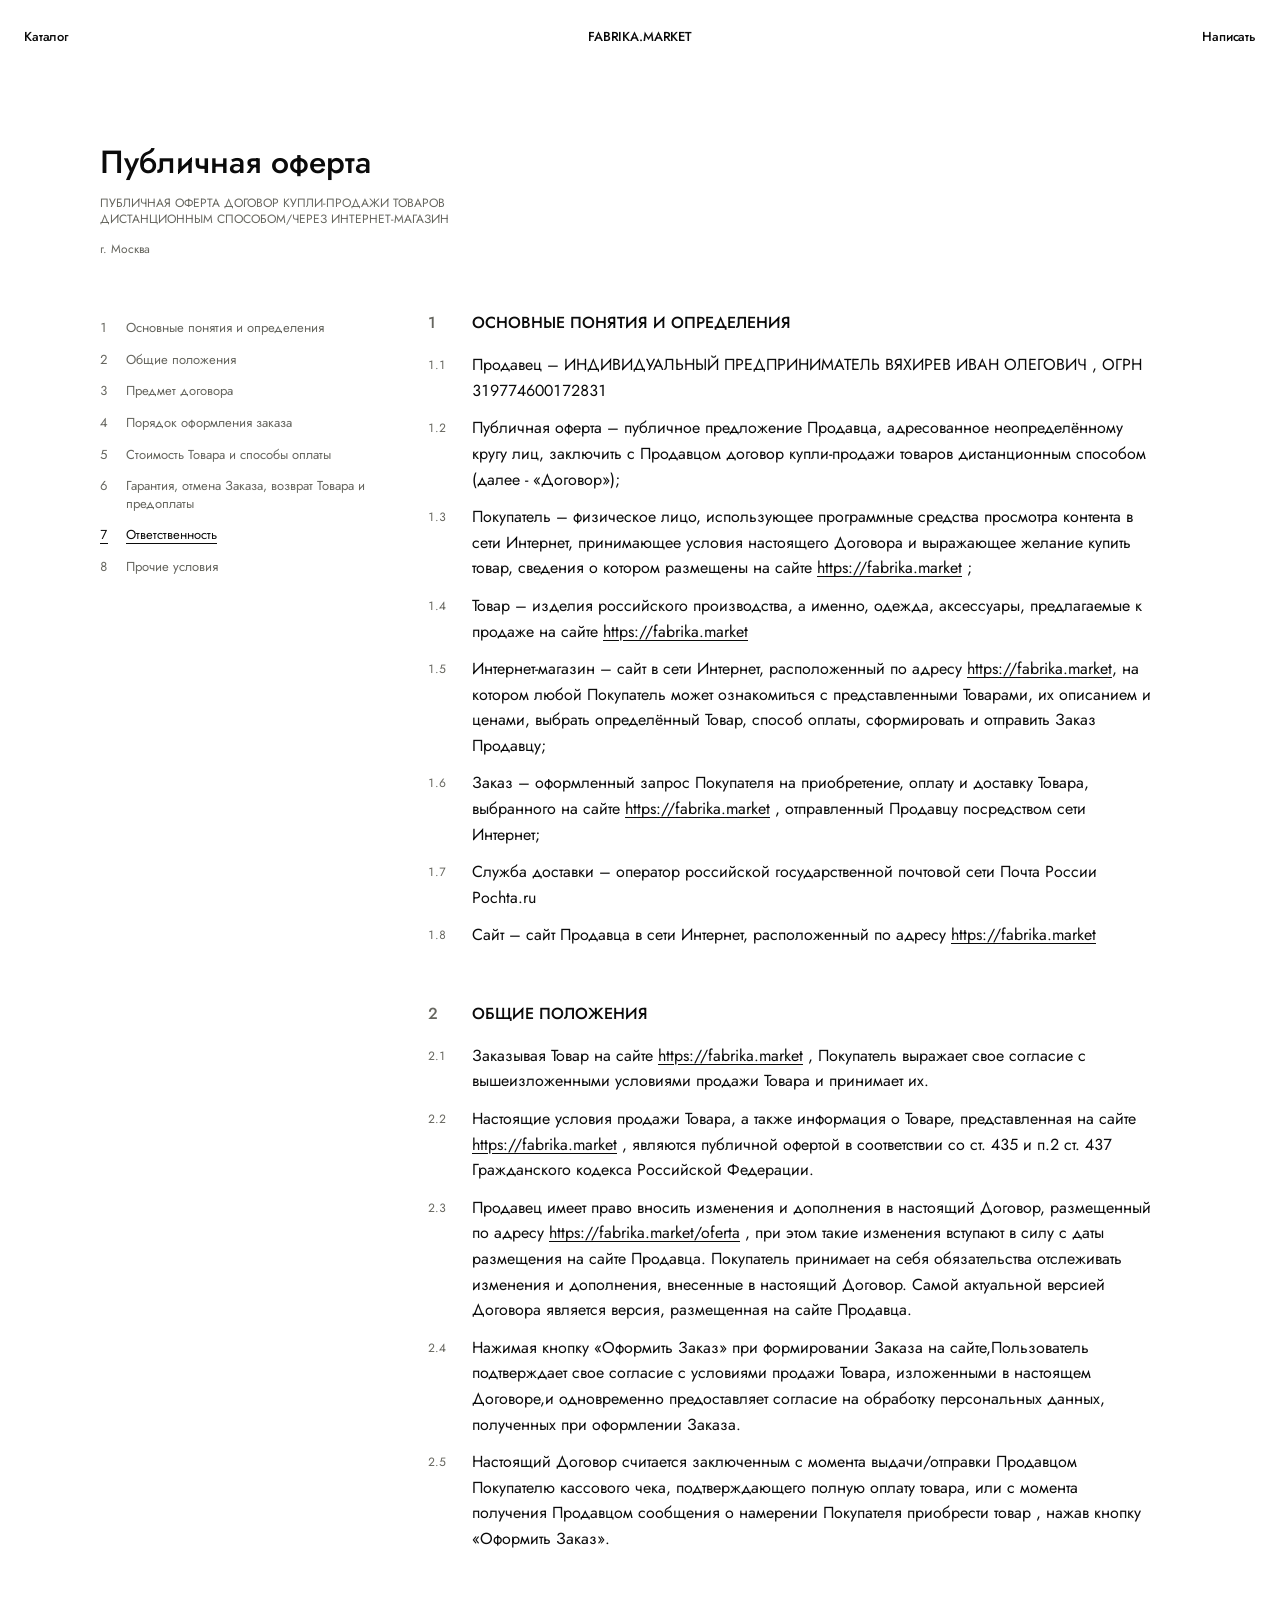
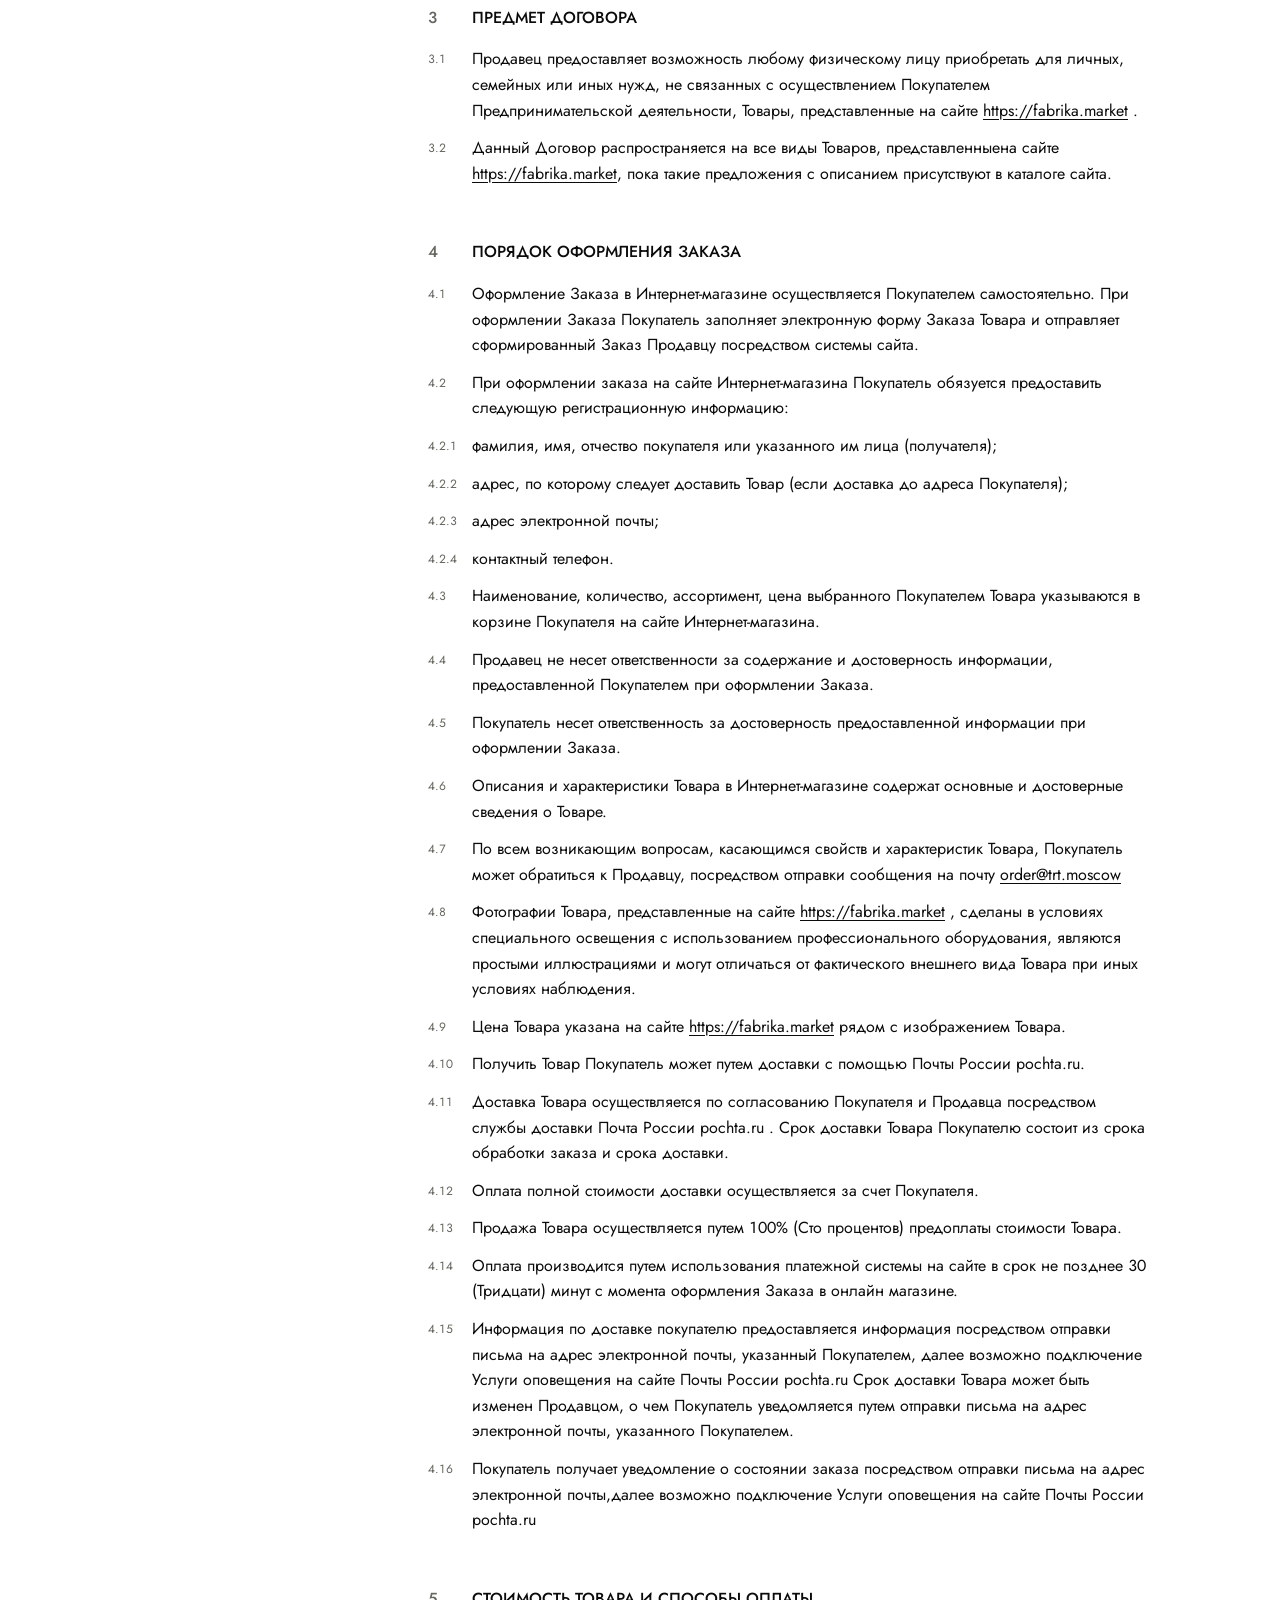
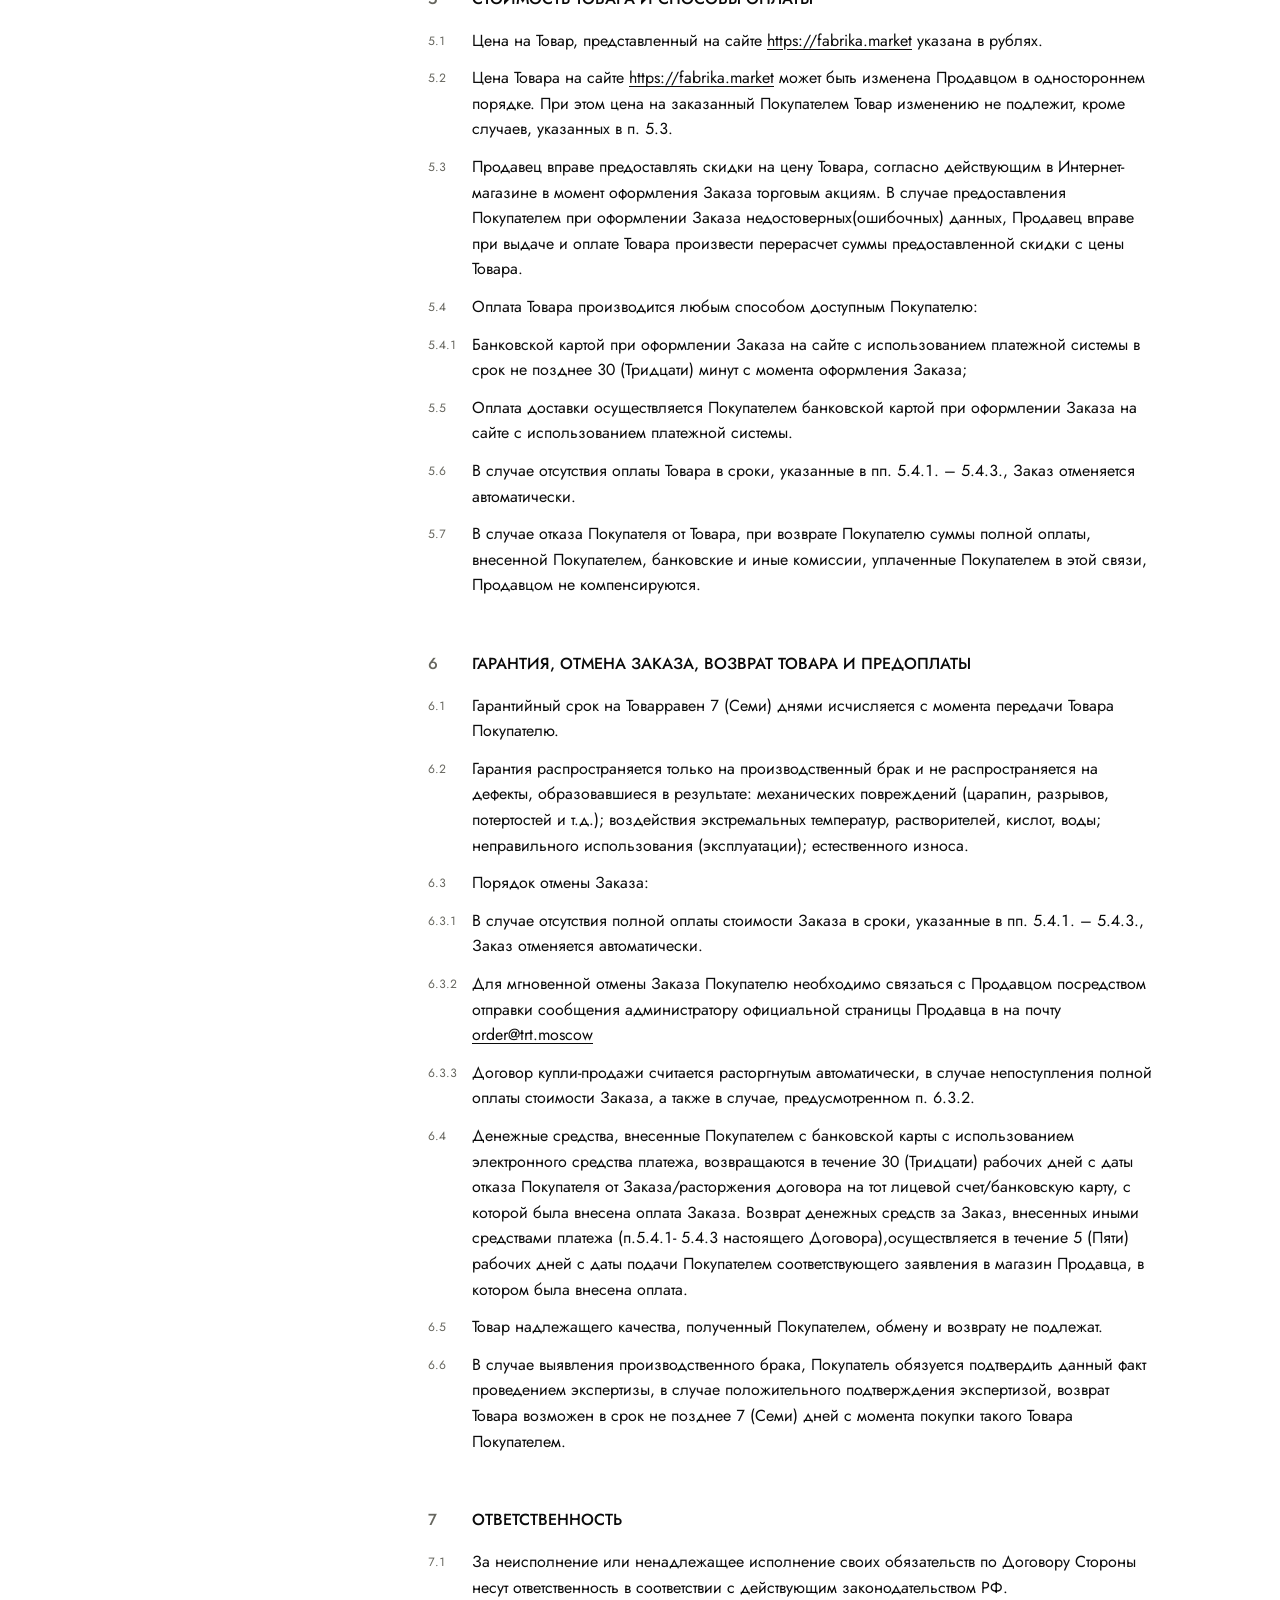
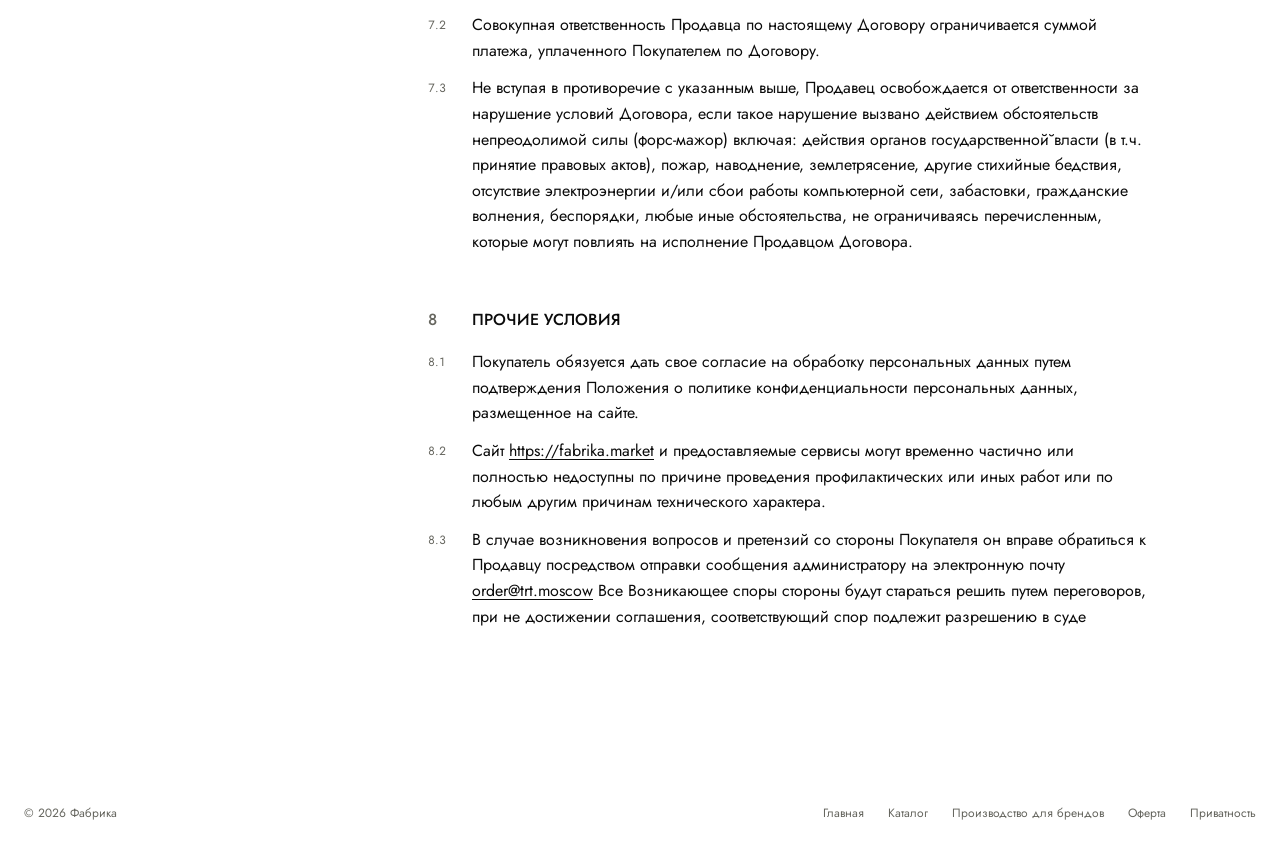
<file: oferta.html>
<!doctype html>
<html lang="ru">
<head>
<meta charset="utf-8">
<meta name="viewport" content="width=device-width, initial-scale=1, viewport-fit=cover">
<title>Публичная оферта — Фабрика</title>
<meta name="description" content="Договор купли-продажи товаров дистанционным способом.">
<meta name="theme-color" content="#FFFFFF">
<link rel="icon" href="data:,">
<!-- Собрано tools/build_pages.py — руками не править, правки в pages/ и в скрипте. -->
<link rel="preconnect" href="https://fonts.googleapis.com">
<link rel="preconnect" href="https://fonts.gstatic.com" crossorigin>
<link href="https://fonts.googleapis.com/css2?family=Jost:ital,wght@0,400;0,500;0,700;1,400&display=swap" rel="stylesheet">
<link rel="stylesheet" href="styles/tokens.css?v=11">
<link rel="stylesheet" href="styles/base.css?v=11">
<link rel="stylesheet" href="styles/header.css?v=11">
<link rel="stylesheet" href="styles/factory.css?v=11">
<link rel="stylesheet" href="styles/page.css?v=11">
</head>
<body class="pg pg--doc">

<header class="hdr is-solid">
  <a class="hdr__logo" href="./" aria-label="Fabrika.market — на главную">Fabrika.market</a>
  <div class="hdr__start"><a href="./#catalog">Каталог</a></div>
  <div class="hdr__right"><a href="https://t.me/trtmoscow" target="_blank" rel="noopener">Написать</a></div>
</header>

<main class="pg__main">
<div class="pg__top">
  <h1>Публичная оферта</h1>
  <p class="pg__sub">ПУБЛИЧНАЯ ОФЕРТА ДОГОВОР КУПЛИ-ПРОДАЖИ ТОВАРОВ ДИСТАНЦИОННЫМ СПОСОБОМ/ЧЕРЕЗ ИНТЕРНЕТ-МАГАЗИН</p><p class="pg__sub">г. Москва</p>
</div>
<div class="doc">
  <nav class="toc" aria-label="Разделы документа">
<a href="#s1"><span>1</span>Основные понятия и определения</a>
<a href="#s2"><span>2</span>Общие положения</a>
<a href="#s3"><span>3</span>Предмет договора</a>
<a href="#s4"><span>4</span>Порядок оформления заказа</a>
<a href="#s5"><span>5</span>Стоимость Товара и способы оплаты</a>
<a href="#s6"><span>6</span>Гарантия, отмена Заказа, возврат Товара и предоплаты</a>
<a href="#s7"><span>7</span>Ответственность</a>
<a href="#s8"><span>8</span>Прочие условия</a>
  </nav>
  <article class="doc__body">

<section id="s1"><h2><span>1</span>Основные понятия и определения</h2>
<p class="doc__cl"><span>1.1</span>Продавец – ИНДИВИДУАЛЬНЫЙ ПРЕДПРИНИМАТЕЛЬ ВЯХИРЕВ ИВАН ОЛЕГОВИЧ , ОГРН 319774600172831</p>
<p class="doc__cl"><span>1.2</span>Публичная оферта – публичное предложение Продавца, адресованное неопределённому кругу лиц, заключить с Продавцом договор купли-продажи товаров дистанционным способом (далее - «Договор»);</p>
<p class="doc__cl"><span>1.3</span>Покупатель – физическое лицо, использующее программные средства просмотра контента в сети Интернет, принимающее условия настоящего Договора и выражающее желание купить товар, сведения о котором размещены на сайте <a href="https://fabrika.market" rel="noopener">https://fabrika.market</a> ;</p>
<p class="doc__cl"><span>1.4</span>Товар – изделия российского производства, а именно, одежда, аксессуары, предлагаемые к продаже на сайте <a href="https://fabrika.market" rel="noopener">https://fabrika.market</a></p>
<p class="doc__cl"><span>1.5</span>Интернет-магазин – сайт в сети Интернет, расположенный по адресу <a href="https://fabrika.market" rel="noopener">https://fabrika.market</a>, на котором любой Покупатель может ознакомиться с представленными Товарами, их описанием и ценами, выбрать определённый Товар, способ оплаты, сформировать и отправить Заказ Продавцу;</p>
<p class="doc__cl"><span>1.6</span>Заказ – оформленный запрос Покупателя на приобретение, оплату и доставку Товара, выбранного на сайте <a href="https://fabrika.market" rel="noopener">https://fabrika.market</a> , отправленный Продавцу посредством сети Интернет;</p>
<p class="doc__cl"><span>1.7</span>Служба доставки – оператор российской государственной почтовой сети Почта России Pochta.ru</p>
<p class="doc__cl"><span>1.8</span>Сайт – сайт Продавца в сети Интернет, расположенный по адресу <a href="https://fabrika.market" rel="noopener">https://fabrika.market</a></p></section>
<section id="s2"><h2><span>2</span>Общие положения</h2>
<p class="doc__cl"><span>2.1</span>Заказывая Товар на сайте <a href="https://fabrika.market" rel="noopener">https://fabrika.market</a> , Покупатель выражает свое согласие с вышеизложенными условиями продажи Товара и принимает их.</p>
<p class="doc__cl"><span>2.2</span>Настоящие условия продажи Товара, а также информация о Товаре, представленная на сайте <a href="https://fabrika.market" rel="noopener">https://fabrika.market</a> , являются публичной офертой в соответствии со ст. 435 и п.2 ст. 437 Гражданского кодекса Российской Федерации.</p>
<p class="doc__cl"><span>2.3</span>Продавец имеет право вносить изменения и дополнения в настоящий Договор, размещенный по адресу <a href="https://fabrika.market/oferta" rel="noopener">https://fabrika.market/oferta</a> , при этом такие изменения вступают в силу с даты размещения на сайте Продавца. Покупатель принимает на себя обязательства отслеживать изменения и дополнения, внесенные в настоящий Договор. Самой актуальной версией Договора является версия, размещенная на сайте Продавца.</p>
<p class="doc__cl"><span>2.4</span>Нажимая кнопку «Оформить Заказ» при формировании Заказа на сайте,Пользователь подтверждает свое согласие с условиями продажи Товара, изложенными в настоящем Договоре,и одновременно предоставляет согласие на обработку персональных данных, полученных при оформлении Заказа.</p>
<p class="doc__cl"><span>2.5</span>Настоящий Договор считается заключенным с момента выдачи/отправки Продавцом Покупателю кассового чека, подтверждающего полную оплату товара, или с момента получения Продавцом сообщения о намерении Покупателя приобрести товар , нажав кнопку «Оформить Заказ».</p></section>
<section id="s3"><h2><span>3</span>Предмет договора</h2>
<p class="doc__cl"><span>3.1</span>Продавец предоставляет возможность любому физическому лицу приобретать для личных, семейных или иных нужд, не связанных с осуществлением Покупателем Предпринимательской деятельности, Товары, представленные на сайте <a href="https://fabrika.market" rel="noopener">https://fabrika.market</a> .</p>
<p class="doc__cl"><span>3.2</span>Данный Договор распространяется на все виды Товаров, представленныена сайте <a href="https://fabrika.market" rel="noopener">https://fabrika.market</a>, пока такие предложения с описанием присутствуют в каталоге сайта.</p></section>
<section id="s4"><h2><span>4</span>Порядок оформления заказа</h2>
<p class="doc__cl"><span>4.1</span>Оформление Заказа в Интернет-магазине осуществляется Покупателем самостоятельно. При оформлении Заказа Покупатель заполняет электронную форму Заказа Товара и отправляет сформированный Заказ Продавцу посредством системы сайта.</p>
<p class="doc__cl"><span>4.2</span>При оформлении заказа на сайте Интернет-магазина Покупатель обязуется предоставить следующую регистрационную информацию:</p>
<p class="doc__cl"><span>4.2.1</span>фамилия, имя, отчество покупателя или указанного им лица (получателя);</p>
<p class="doc__cl"><span>4.2.2</span>адрес, по которому следует доставить Товар (если доставка до адреса Покупателя);</p>
<p class="doc__cl"><span>4.2.3</span>адрес электронной почты;</p>
<p class="doc__cl"><span>4.2.4</span>контактный телефон.</p>
<p class="doc__cl"><span>4.3</span>Наименование, количество, ассортимент, цена выбранного Покупателем Товара указываются в корзине Покупателя на сайте Интернет-магазина.</p>
<p class="doc__cl"><span>4.4</span>Продавец не несет ответственности за содержание и достоверность информации, предоставленной Покупателем при оформлении Заказа.</p>
<p class="doc__cl"><span>4.5</span>Покупатель несет ответственность за достоверность предоставленной информации при оформлении Заказа.</p>
<p class="doc__cl"><span>4.6</span>Описания и характеристики Товара в Интернет-магазине содержат основные и достоверные сведения о Товаре.</p>
<p class="doc__cl"><span>4.7</span>По всем возникающим вопросам, касающимся свойств и характеристик Товара, Покупатель может обратиться к Продавцу, посредством отправки сообщения на почту <a href="mailto:order@trt.moscow">order@trt.moscow</a></p>
<p class="doc__cl"><span>4.8</span>Фотографии Товара, представленные на сайте <a href="https://fabrika.market" rel="noopener">https://fabrika.market</a> , сделаны в условиях специального освещения с использованием профессионального оборудования, являются простыми иллюстрациями и могут отличаться от фактического внешнего вида Товара при иных условиях наблюдения.</p>
<p class="doc__cl"><span>4.9</span>Цена Товара указана на сайте <a href="https://fabrika.market" rel="noopener">https://fabrika.market</a> рядом с изображением Товара.</p>
<p class="doc__cl"><span>4.10</span>Получить Товар Покупатель может путем доставки с помощью Почты России pochta.ru.</p>
<p class="doc__cl"><span>4.11</span>Доставка Товара осуществляется по согласованию Покупателя и Продавца посредством службы доставки Почта России pochta.ru . Срок доставки Товара Покупателю состоит из срока обработки заказа и срока доставки.</p>
<p class="doc__cl"><span>4.12</span>Оплата полной стоимости доставки осуществляется за счет Покупателя.</p>
<p class="doc__cl"><span>4.13</span>Продажа Товара осуществляется путем 100% (Сто процентов) предоплаты стоимости Товара.</p>
<p class="doc__cl"><span>4.14</span>Оплата производится путем использования платежной системы на сайте в срок не позднее 30 (Тридцати) минут с момента оформления Заказа в онлайн магазине.</p>
<p class="doc__cl"><span>4.15</span>Информация по доставке покупателю предоставляется информация посредством отправки письма на адрес электронной почты, указанный Покупателем, далее возможно подключение Услуги оповещения на сайте Почты России pochta.ru Срок доставки Товара может быть изменен Продавцом, о чем Покупатель уведомляется путем отправки письма на адрес электронной почты, указанного Покупателем.</p>
<p class="doc__cl"><span>4.16</span>Покупатель получает уведомление о состоянии заказа посредством отправки письма на адрес электронной почты,далее возможно подключение Услуги оповещения на сайте Почты России pochta.ru</p></section>
<section id="s5"><h2><span>5</span>Стоимость Товара и способы оплаты</h2>
<p class="doc__cl"><span>5.1</span>Цена на Товар, представленный на сайте <a href="https://fabrika.market" rel="noopener">https://fabrika.market</a> указана в рублях.</p>
<p class="doc__cl"><span>5.2</span>Цена Товара на сайте <a href="https://fabrika.market" rel="noopener">https://fabrika.market</a> может быть изменена Продавцом в одностороннем порядке. При этом цена на заказанный Покупателем Товар изменению не подлежит, кроме случаев, указанных в п. 5.3.</p>
<p class="doc__cl"><span>5.3</span>Продавец вправе предоставлять скидки на цену Товара, согласно действующим в Интернет-магазине в момент оформления Заказа торговым акциям. В случае предоставления Покупателем при оформлении Заказа недостоверных(ошибочных) данных, Продавец вправе при выдаче и оплате Товара произвести перерасчет суммы предоставленной скидки с цены Товара.</p>
<p class="doc__cl"><span>5.4</span>Оплата Товара производится любым способом доступным Покупателю:</p>
<p class="doc__cl"><span>5.4.1</span>Банковской картой при оформлении Заказа на сайте с использованием платежной системы в срок не позднее 30 (Тридцати) минут с момента оформления Заказа;</p>
<p class="doc__cl"><span>5.5</span>Оплата доставки осуществляется Покупателем банковской картой при оформлении Заказа на сайте с использованием платежной системы.</p>
<p class="doc__cl"><span>5.6</span>В случае отсутствия оплаты Товара в сроки, указанные в пп. 5.4.1. – 5.4.3., Заказ отменяется автоматически.</p>
<p class="doc__cl"><span>5.7</span>В случае отказа Покупателя от Товара, при возврате Покупателю суммы полной оплаты, внесенной Покупателем, банковские и иные комиссии, уплаченные Покупателем в этой связи, Продавцом не компенсируются.</p></section>
<section id="s6"><h2><span>6</span>Гарантия, отмена Заказа, возврат Товара и предоплаты</h2>
<p class="doc__cl"><span>6.1</span>Гарантийный срок на Товарравен 7 (Семи) днями исчисляется с момента передачи Товара Покупателю.</p>
<p class="doc__cl"><span>6.2</span>Гарантия распространяется только на производственный брак и не распространяется на дефекты, образовавшиеся в результате: механических повреждений (царапин, разрывов, потертостей и т.д.); воздействия экстремальных температур, растворителей, кислот, воды; неправильного использования (эксплуатации); естественного износа.</p>
<p class="doc__cl"><span>6.3</span>Порядок отмены Заказа:</p>
<p class="doc__cl"><span>6.3.1</span>В случае отсутствия полной оплаты стоимости Заказа в сроки, указанные в пп. 5.4.1. – 5.4.3., Заказ отменяется автоматически.</p>
<p class="doc__cl"><span>6.3.2</span>Для мгновенной отмены Заказа Покупателю необходимо связаться с Продавцом посредством отправки сообщения администратору официальной страницы Продавца в на почту <a href="mailto:order@trt.moscow">order@trt.moscow</a></p>
<p class="doc__cl"><span>6.3.3</span>Договор купли-продажи считается расторгнутым автоматически, в случае непоступления полной оплаты стоимости Заказа, а также в случае, предусмотренном п. 6.3.2.</p>
<p class="doc__cl"><span>6.4</span>Денежные средства, внесенные Покупателем с банковской карты с использованием электронного средства платежа, возвращаются в течение 30 (Тридцати) рабочих дней с даты отказа Покупателя от Заказа/расторжения договора на тот лицевой счет/банковскую карту, с которой была внесена оплата Заказа. Возврат денежных средств за Заказ, внесенных иными средствами платежа (п.5.4.1- 5.4.3 настоящего Договора),осуществляется в течение 5 (Пяти) рабочих дней с даты подачи Покупателем соответствующего заявления в магазин Продавца, в котором была внесена оплата.</p>
<p class="doc__cl"><span>6.5</span>Товар надлежащего качества, полученный Покупателем, обмену и возврату не подлежат.</p>
<p class="doc__cl"><span>6.6</span>В случае выявления производственного брака, Покупатель обязуется подтвердить данный факт проведением экспертизы, в случае положительного подтверждения экспертизой, возврат Товара возможен в срок не позднее 7 (Семи) дней с момента покупки такого Товара Покупателем.</p></section>
<section id="s7"><h2><span>7</span>Ответственность</h2>
<p class="doc__cl"><span>7.1</span>За неисполнение или ненадлежащее исполнение своих обязательств по Договору Стороны несут ответственность в соответствии с действующим законодательством РФ.</p>
<p class="doc__cl"><span>7.2</span>Совокупная ответственность Продавца по настоящему Договору ограничивается суммой платежа, уплаченного Покупателем по Договору.</p>
<p class="doc__cl"><span>7.3</span>Не вступая в противоречие с указанным выше, Продавец освобождается от ответственности за нарушение условий Договора, если такое нарушение вызвано действием обстоятельств непреодолимой силы (форс-мажор) включая: действия органов государственной̆ власти (в т.ч. принятие правовых актов), пожар, наводнение, землетрясение, другие стихийные бедствия, отсутствие электроэнергии и/или сбои работы компьютерной сети, забастовки, гражданские волнения, беспорядки, любые иные обстоятельства, не ограничиваясь перечисленным, которые могут повлиять на исполнение Продавцом Договора.</p></section>
<section id="s8"><h2><span>8</span>Прочие условия</h2>
<p class="doc__cl"><span>8.1</span>Покупатель обязуется дать свое согласие на обработку персональных данных путем подтверждения Положения о политике конфиденциальности персональных данных, размещенное на сайте.</p>
<p class="doc__cl"><span>8.2</span>Сайт <a href="https://fabrika.market" rel="noopener">https://fabrika.market</a> и предоставляемые сервисы могут временно частично или полностью недоступны по причине проведения профилактических или иных работ или по любым другим причинам технического характера.</p>
<p class="doc__cl"><span>8.3</span>В случае возникновения вопросов и претензий со стороны Покупателя он вправе обратиться к Продавцу посредством отправки сообщения администратору на электронную почту <a href="mailto:order@trt.moscow">order@trt.moscow</a> Все Возникающее споры стороны будут стараться решить путем переговоров, при не достижении соглашения, соответствующий спор подлежит разрешению в суде</p></section>
  </article>
</div>
</main>

<footer class="foot">
  <span>© 2026 Фабрика</span>
  <nav><a href="./">Главная</a><a href="./#catalog">Каталог</a><a href="production.html">Производство для брендов</a><a href="oferta.html">Оферта</a><a href="privacy.html">Приватность</a></nav>
</footer>
<script>
/* оглавление: подсветка раздела, который сейчас на экране */
(() => {
  const links = [...document.querySelectorAll('.toc a')];
  if (!links.length || !('IntersectionObserver' in window)) return;
  const byId = new Map(links.map(a => [a.getAttribute('href').slice(1), a]));
  const io = new IntersectionObserver(es => es.forEach(x => {
    if (!x.isIntersecting) return;
    links.forEach(a => a.removeAttribute('aria-current'));
    byId.get(x.target.id)?.setAttribute('aria-current', 'true');
  }), { rootMargin: '-20% 0px -70% 0px' });
  document.querySelectorAll('.doc section[id]').forEach(s => io.observe(s));
})();
</script>
</body>
</html>
</file>
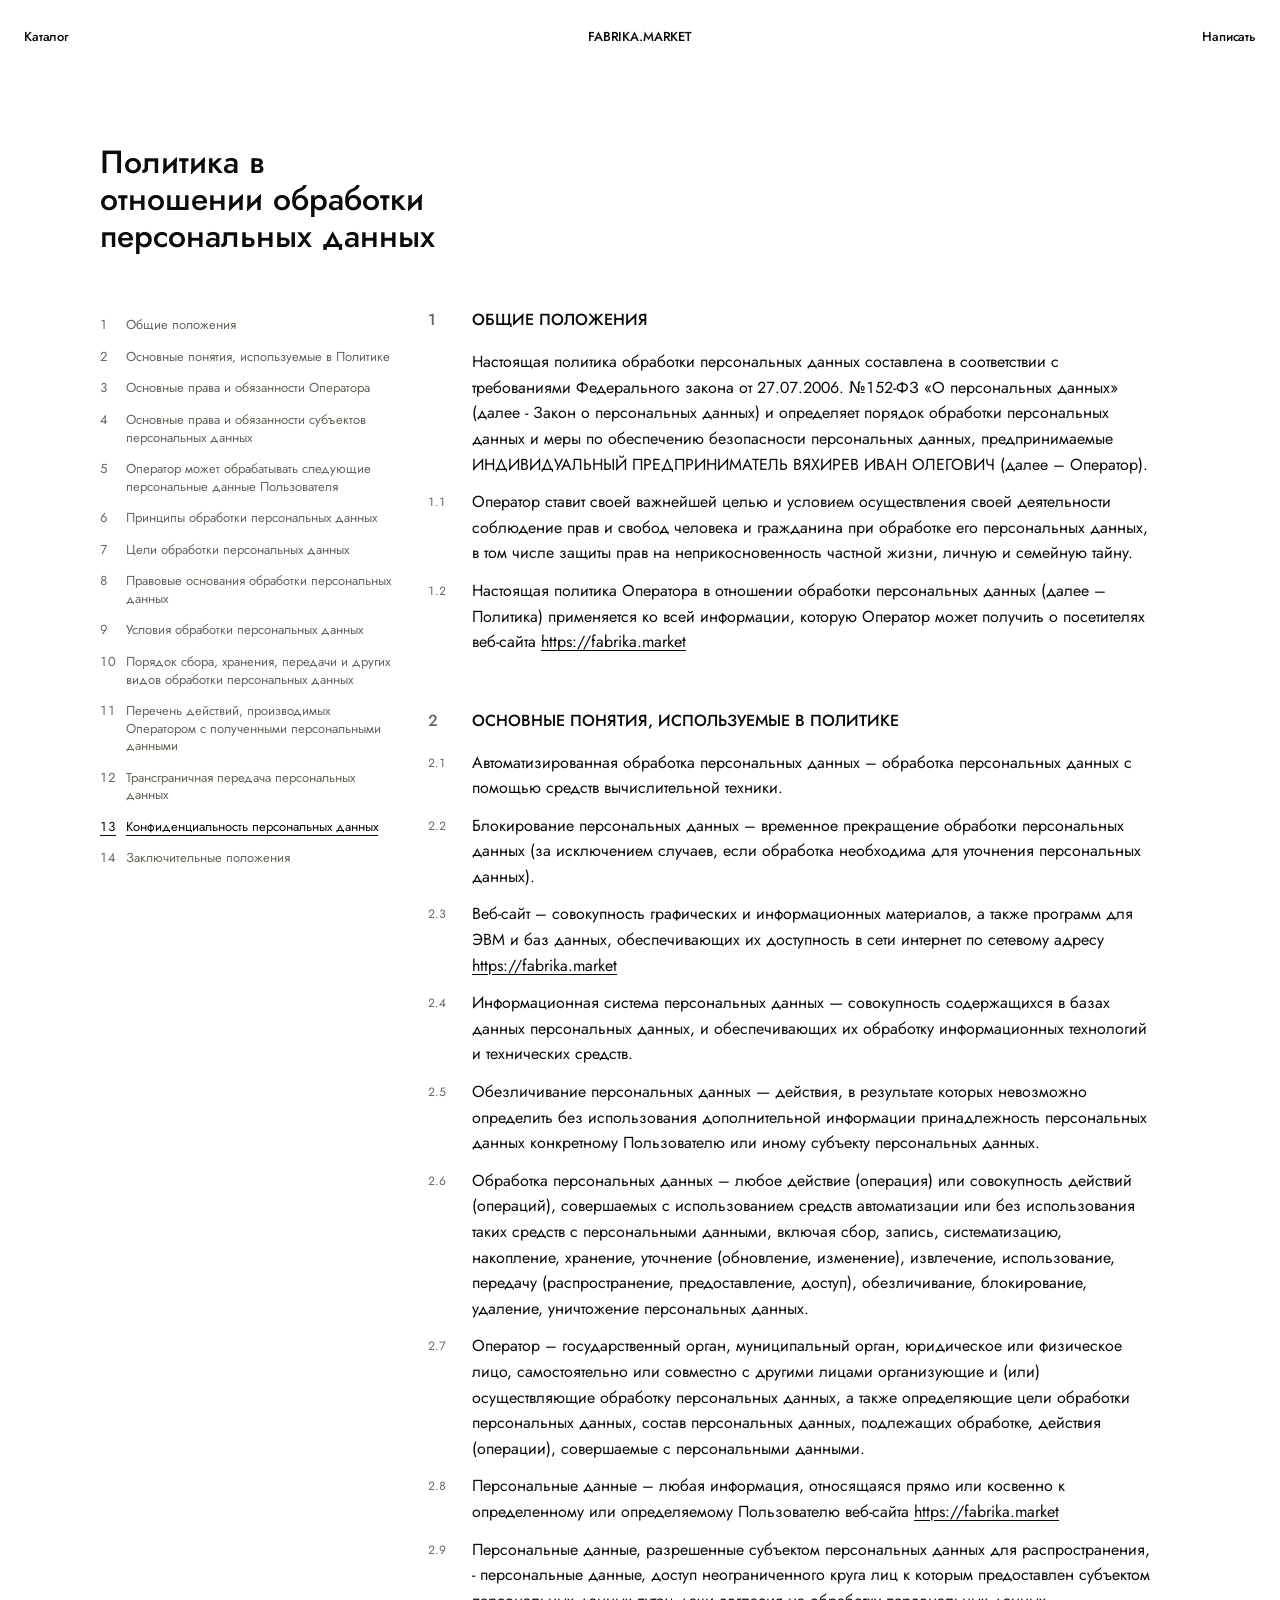
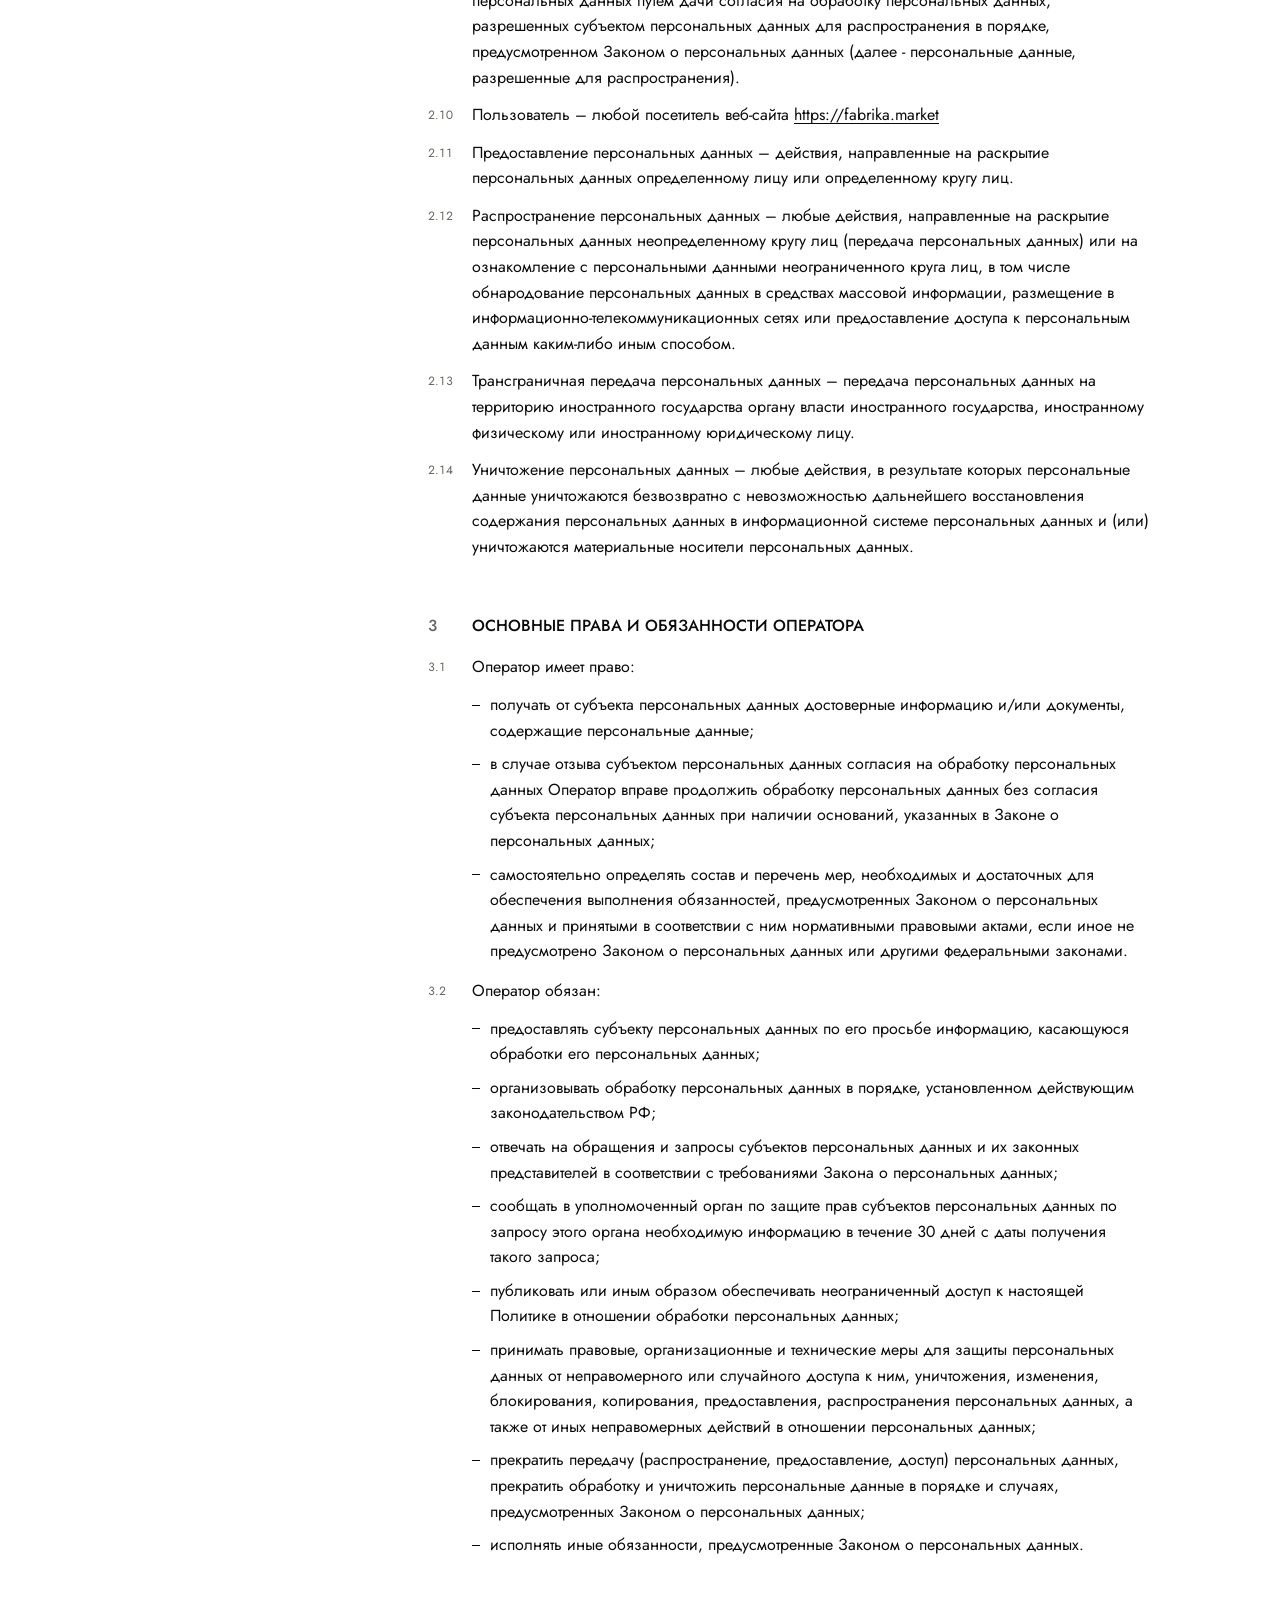
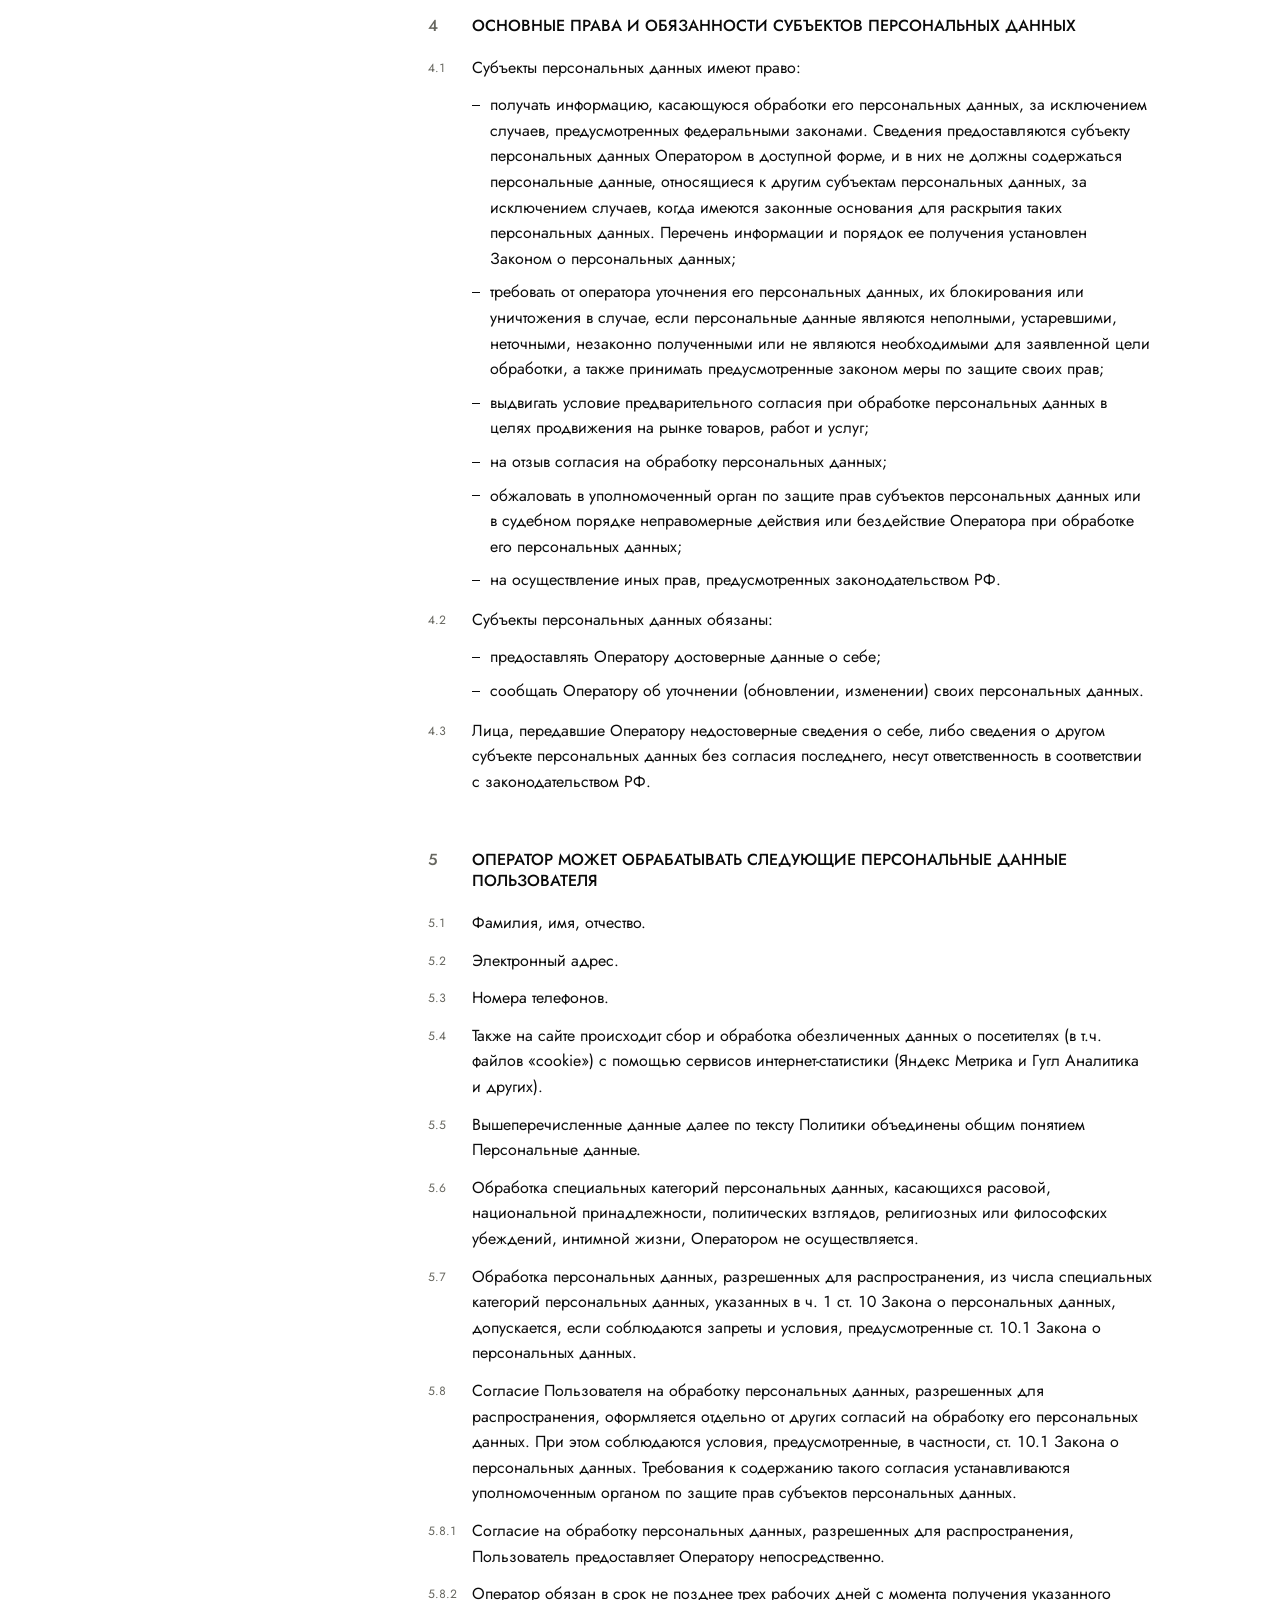
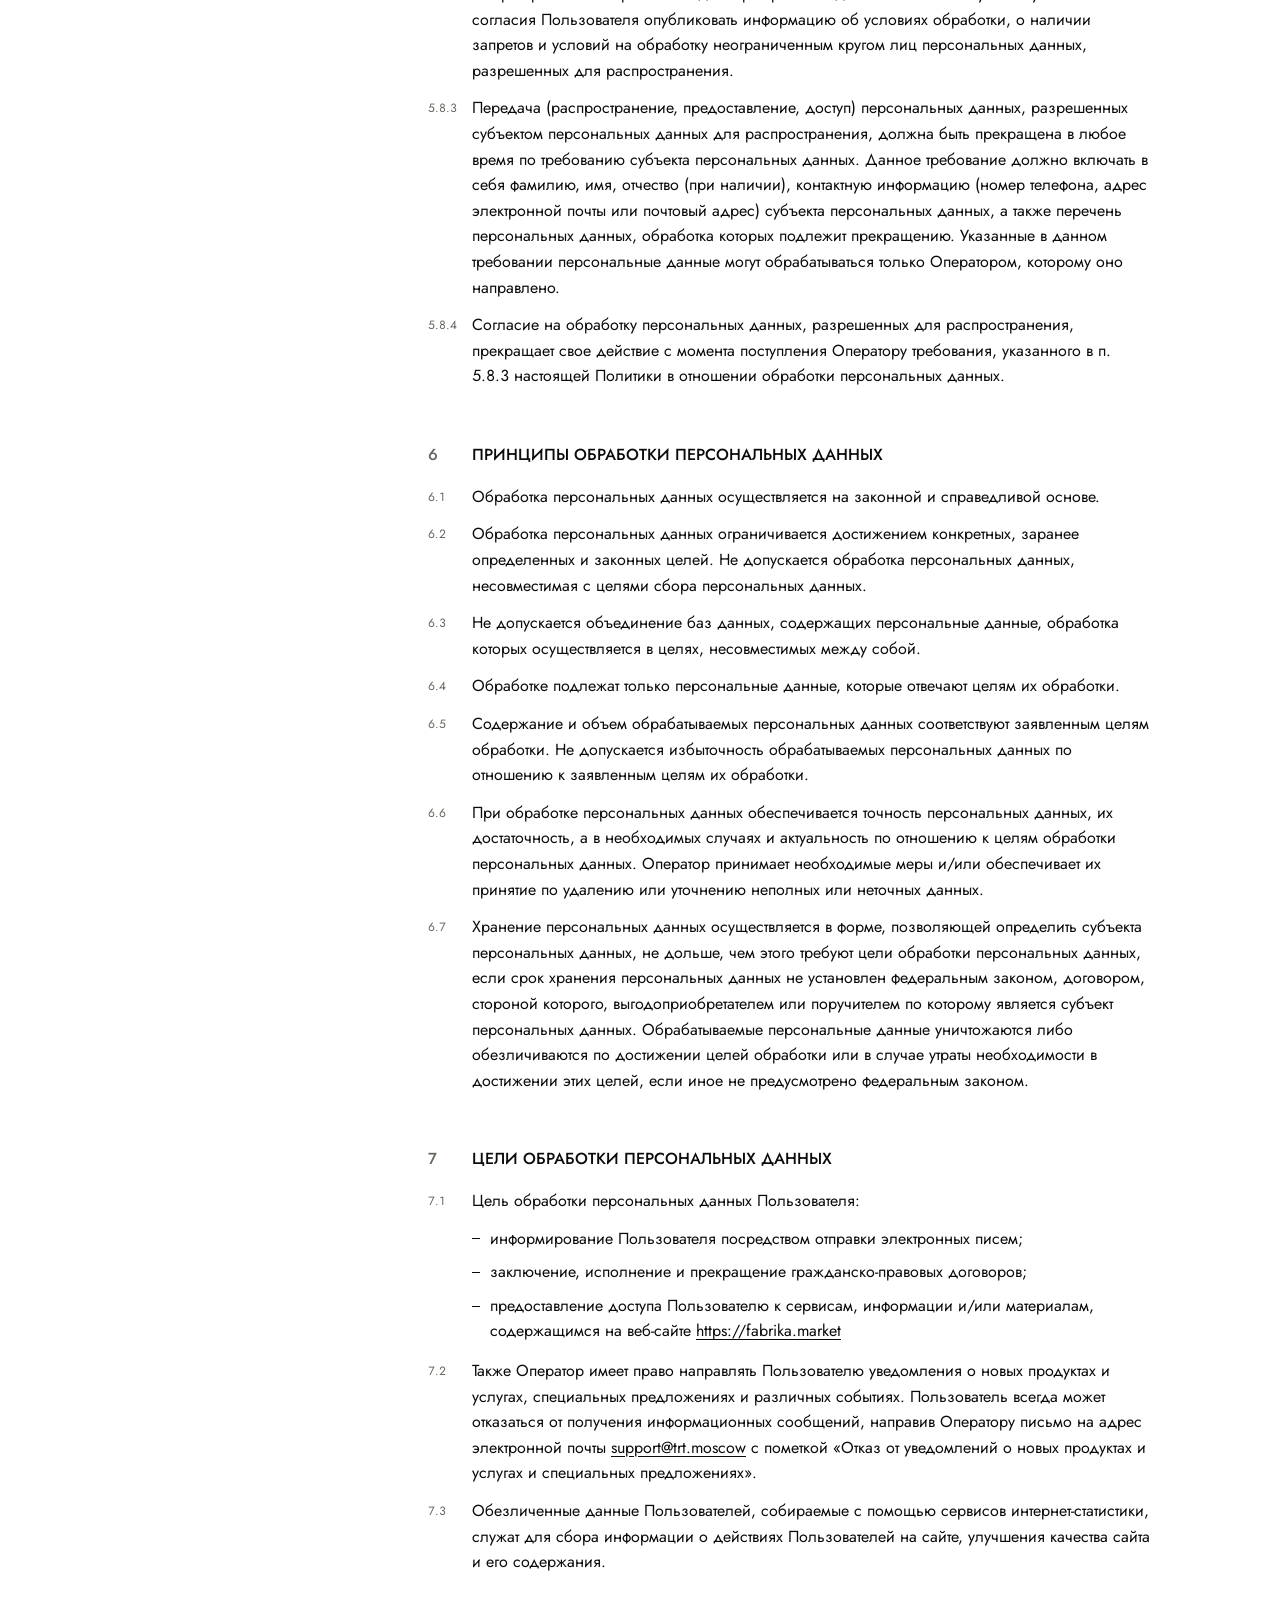
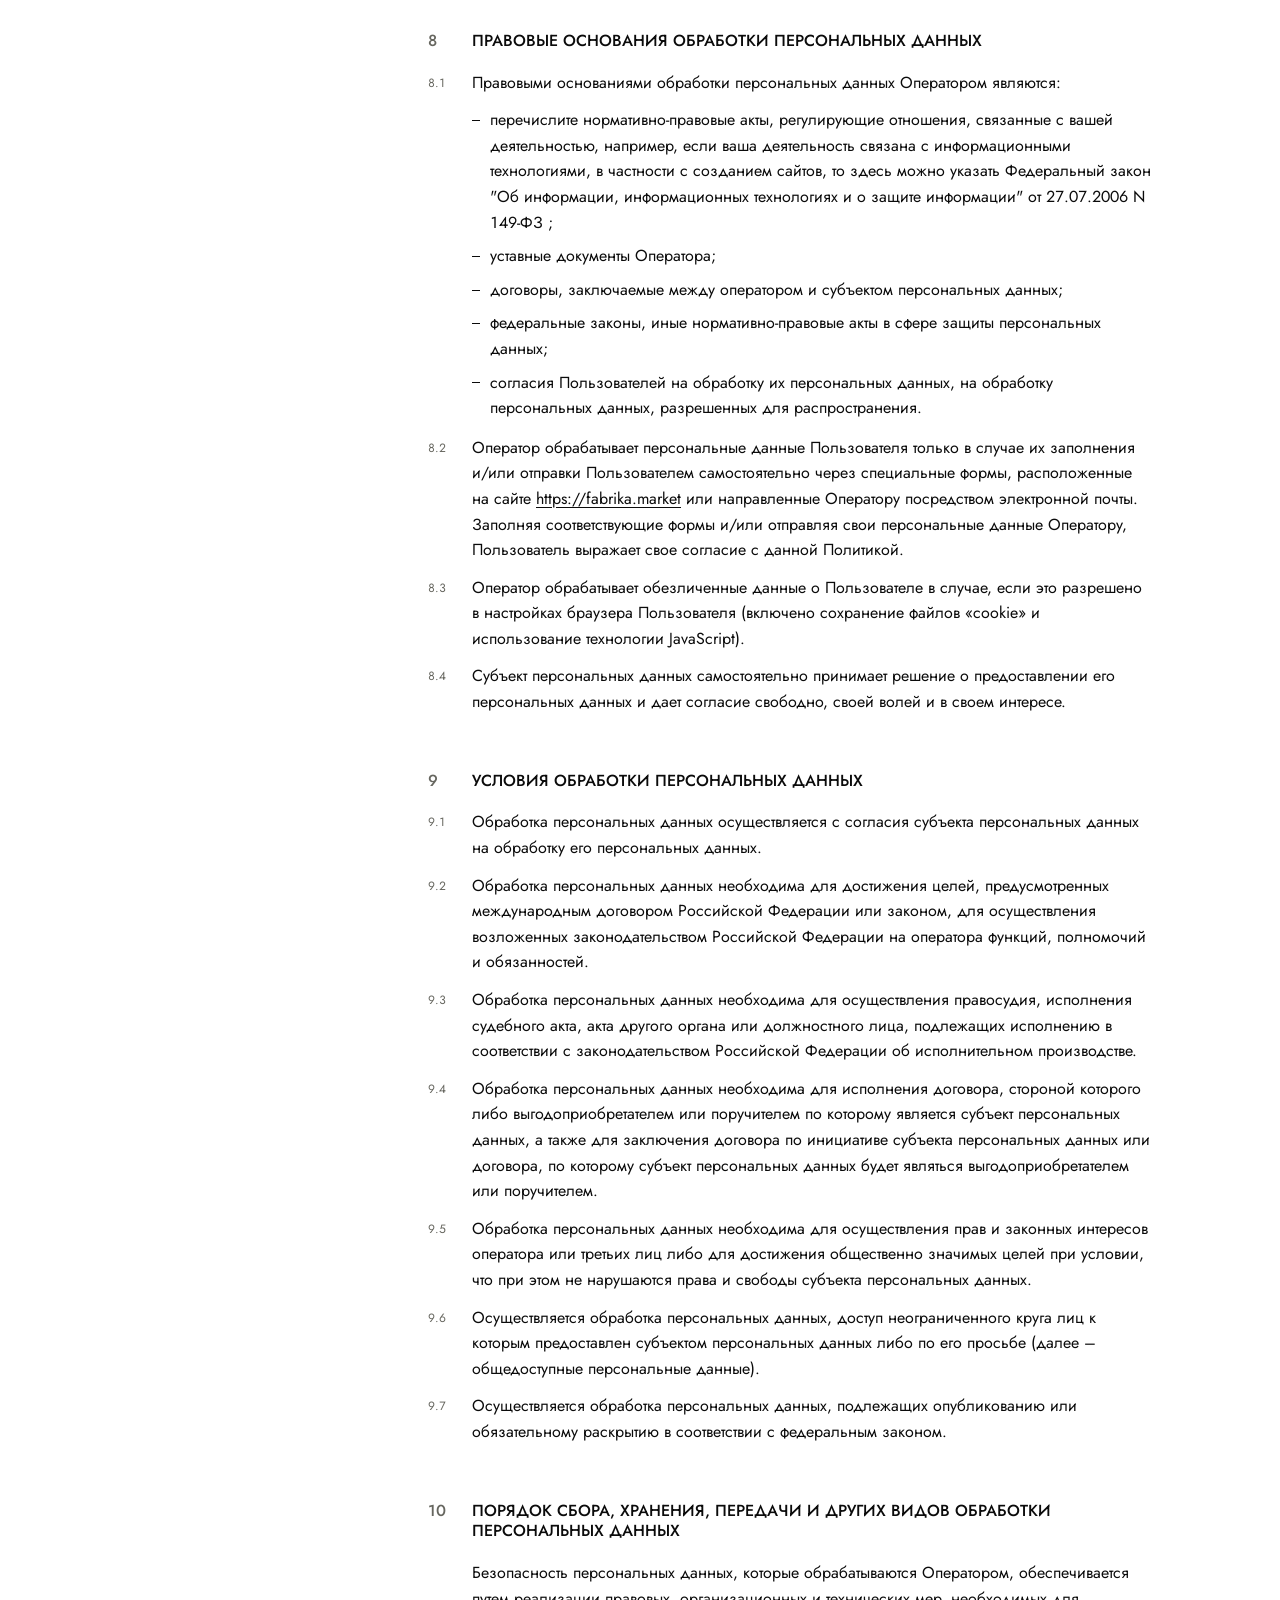
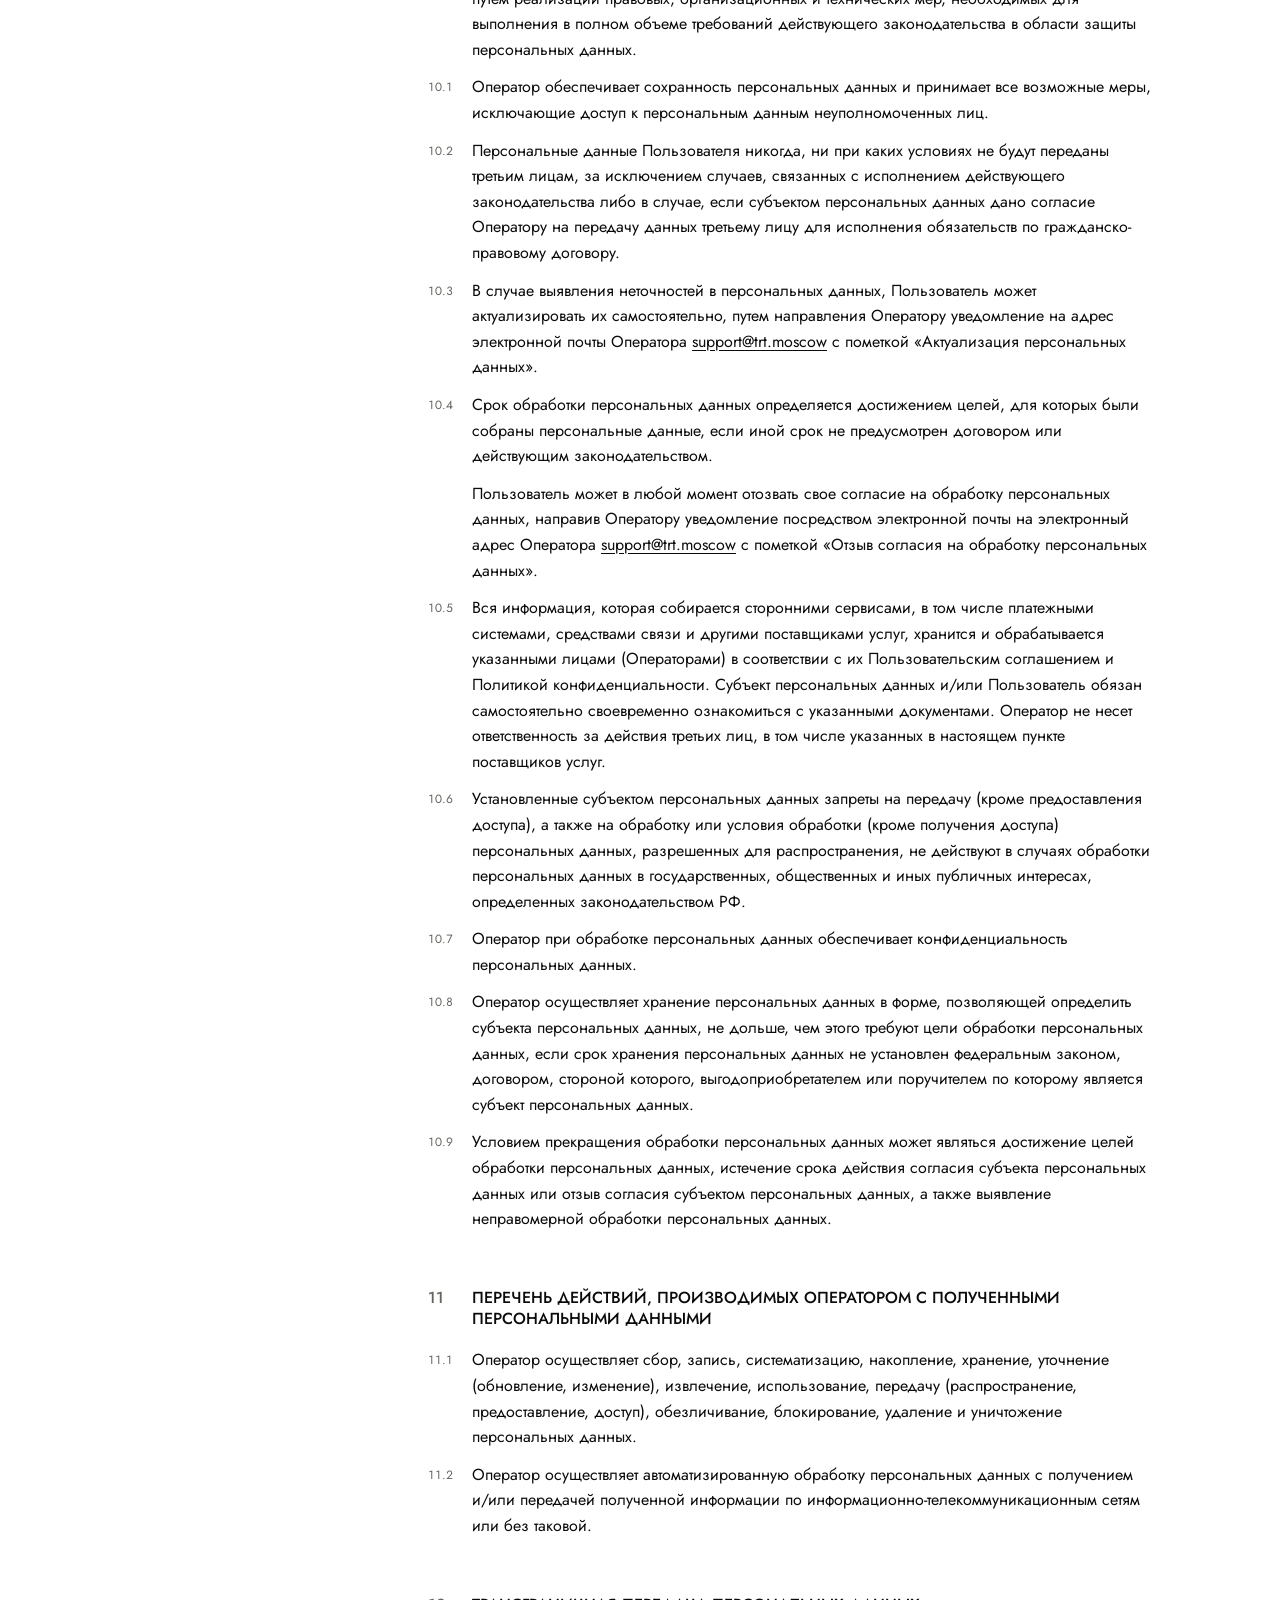
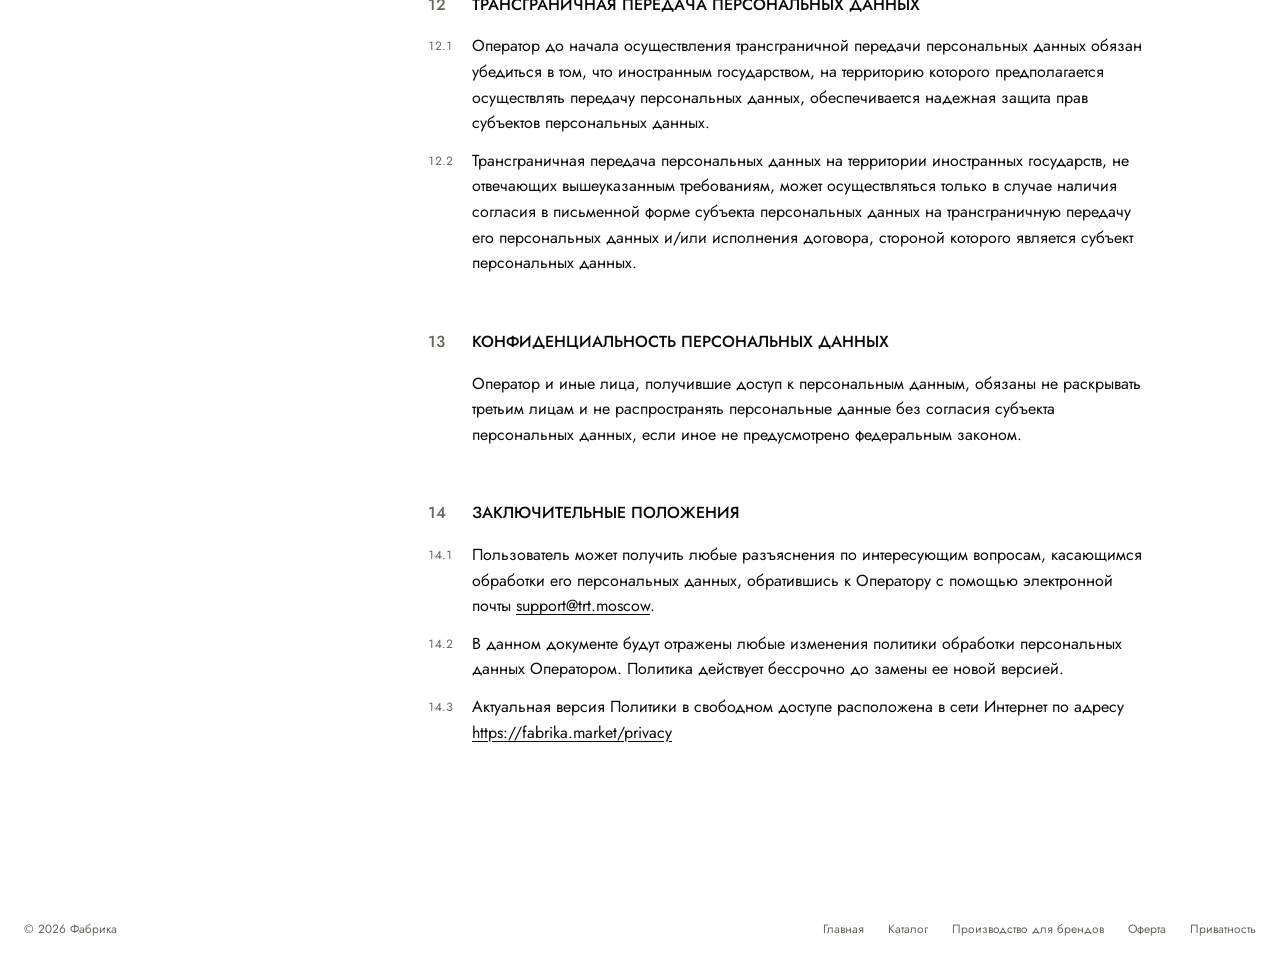
<file: privacy.html>
<!doctype html>
<html lang="ru">
<head>
<meta charset="utf-8">
<meta name="viewport" content="width=device-width, initial-scale=1, viewport-fit=cover">
<title>Политика обработки персональных данных — Фабрика</title>
<meta name="description" content="Политика в отношении обработки персональных данных.">
<meta name="theme-color" content="#FFFFFF">
<link rel="icon" href="data:,">
<!-- Собрано tools/build_pages.py — руками не править, правки в pages/ и в скрипте. -->
<link rel="preconnect" href="https://fonts.googleapis.com">
<link rel="preconnect" href="https://fonts.gstatic.com" crossorigin>
<link href="https://fonts.googleapis.com/css2?family=Jost:ital,wght@0,400;0,500;0,700;1,400&display=swap" rel="stylesheet">
<link rel="stylesheet" href="styles/tokens.css?v=11">
<link rel="stylesheet" href="styles/base.css?v=11">
<link rel="stylesheet" href="styles/header.css?v=11">
<link rel="stylesheet" href="styles/factory.css?v=11">
<link rel="stylesheet" href="styles/page.css?v=11">
</head>
<body class="pg pg--doc">

<header class="hdr is-solid">
  <a class="hdr__logo" href="./" aria-label="Fabrika.market — на главную">Fabrika.market</a>
  <div class="hdr__start"><a href="./#catalog">Каталог</a></div>
  <div class="hdr__right"><a href="https://t.me/trtmoscow" target="_blank" rel="noopener">Написать</a></div>
</header>

<main class="pg__main">
<div class="pg__top">
  <h1>Политика в отношении обработки персональных данных</h1>
  
</div>
<div class="doc">
  <nav class="toc" aria-label="Разделы документа">
<a href="#s1"><span>1</span>Общие положения</a>
<a href="#s2"><span>2</span>Основные понятия, используемые в Политике</a>
<a href="#s3"><span>3</span>Основные права и обязанности Оператора</a>
<a href="#s4"><span>4</span>Основные права и обязанности субъектов персональных данных</a>
<a href="#s5"><span>5</span>Оператор может обрабатывать следующие персональные данные Пользователя</a>
<a href="#s6"><span>6</span>Принципы обработки персональных данных</a>
<a href="#s7"><span>7</span>Цели обработки персональных данных</a>
<a href="#s8"><span>8</span>Правовые основания обработки персональных данных</a>
<a href="#s9"><span>9</span>Условия обработки персональных данных</a>
<a href="#s10"><span>10</span>Порядок сбора, хранения, передачи и других видов обработки персональных данных</a>
<a href="#s11"><span>11</span>Перечень действий, производимых Оператором с полученными персональными данными</a>
<a href="#s12"><span>12</span>Трансграничная передача персональных данных</a>
<a href="#s13"><span>13</span>Конфиденциальность персональных данных</a>
<a href="#s14"><span>14</span>Заключительные положения</a>
  </nav>
  <article class="doc__body">

<section id="s1"><h2><span>1</span>Общие положения</h2>
<p>Настоящая политика обработки персональных данных составлена в соответствии с требованиями Федерального закона от 27.07.2006. №152-ФЗ «О персональных данных» (далее - Закон о персональных данных) и определяет порядок обработки персональных данных и меры по обеспечению безопасности персональных данных, предпринимаемые ИНДИВИДУАЛЬНЫЙ ПРЕДПРИНИМАТЕЛЬ ВЯХИРЕВ ИВАН ОЛЕГОВИЧ (далее – Оператор).</p>
<p class="doc__cl"><span>1.1</span>Оператор ставит своей важнейшей целью и условием осуществления своей деятельности соблюдение прав и свобод человека и гражданина при обработке его персональных данных, в том числе защиты прав на неприкосновенность частной жизни, личную и семейную тайну.</p>
<p class="doc__cl"><span>1.2</span>Настоящая политика Оператора в отношении обработки персональных данных (далее – Политика) применяется ко всей информации, которую Оператор может получить о посетителях веб-сайта <a href="https://fabrika.market" rel="noopener">https://fabrika.market</a></p></section>
<section id="s2"><h2><span>2</span>Основные понятия, используемые в Политике</h2>
<p class="doc__cl"><span>2.1</span>Автоматизированная обработка персональных данных – обработка персональных данных с помощью средств вычислительной техники.</p>
<p class="doc__cl"><span>2.2</span>Блокирование персональных данных – временное прекращение обработки персональных данных (за исключением случаев, если обработка необходима для уточнения персональных данных).</p>
<p class="doc__cl"><span>2.3</span>Веб-сайт – совокупность графических и информационных материалов, а также программ для ЭВМ и баз данных, обеспечивающих их доступность в сети интернет по сетевому адресу <a href="https://fabrika.market" rel="noopener">https://fabrika.market</a></p>
<p class="doc__cl"><span>2.4</span>Информационная система персональных данных — совокупность содержащихся в базах данных персональных данных, и обеспечивающих их обработку информационных технологий и технических средств.</p>
<p class="doc__cl"><span>2.5</span>Обезличивание персональных данных — действия, в результате которых невозможно определить без использования дополнительной информации принадлежность персональных данных конкретному Пользователю или иному субъекту персональных данных.</p>
<p class="doc__cl"><span>2.6</span>Обработка персональных данных – любое действие (операция) или совокупность действий (операций), совершаемых с использованием средств автоматизации или без использования таких средств с персональными данными, включая сбор, запись, систематизацию, накопление, хранение, уточнение (обновление, изменение), извлечение, использование, передачу (распространение, предоставление, доступ), обезличивание, блокирование, удаление, уничтожение персональных данных.</p>
<p class="doc__cl"><span>2.7</span>Оператор – государственный орган, муниципальный орган, юридическое или физическое лицо, самостоятельно или совместно с другими лицами организующие и (или) осуществляющие обработку персональных данных, а также определяющие цели обработки персональных данных, состав персональных данных, подлежащих обработке, действия (операции), совершаемые с персональными данными.</p>
<p class="doc__cl"><span>2.8</span>Персональные данные – любая информация, относящаяся прямо или косвенно к определенному или определяемому Пользователю веб-сайта <a href="https://fabrika.market" rel="noopener">https://fabrika.market</a></p>
<p class="doc__cl"><span>2.9</span>Персональные данные, разрешенные субъектом персональных данных для распространения, - персональные данные, доступ неограниченного круга лиц к которым предоставлен субъектом персональных данных путем дачи согласия на обработку персональных данных, разрешенных субъектом персональных данных для распространения в порядке, предусмотренном Законом о персональных данных (далее - персональные данные, разрешенные для распространения).</p>
<p class="doc__cl"><span>2.10</span>Пользователь – любой посетитель веб-сайта <a href="https://fabrika.market" rel="noopener">https://fabrika.market</a></p>
<p class="doc__cl"><span>2.11</span>Предоставление персональных данных – действия, направленные на раскрытие персональных данных определенному лицу или определенному кругу лиц.</p>
<p class="doc__cl"><span>2.12</span>Распространение персональных данных – любые действия, направленные на раскрытие персональных данных неопределенному кругу лиц (передача персональных данных) или на ознакомление с персональными данными неограниченного круга лиц, в том числе обнародование персональных данных в средствах массовой информации, размещение в информационно-телекоммуникационных сетях или предоставление доступа к персональным данным каким-либо иным способом.</p>
<p class="doc__cl"><span>2.13</span>Трансграничная передача персональных данных – передача персональных данных на территорию иностранного государства органу власти иностранного государства, иностранному физическому или иностранному юридическому лицу.</p>
<p class="doc__cl"><span>2.14</span>Уничтожение персональных данных – любые действия, в результате которых персональные данные уничтожаются безвозвратно с невозможностью дальнейшего восстановления содержания персональных данных в информационной системе персональных данных и (или) уничтожаются материальные носители персональных данных.</p></section>
<section id="s3"><h2><span>3</span>Основные права и обязанности Оператора</h2>
<p class="doc__cl"><span>3.1</span>Оператор имеет право:</p>
<ul class="doc__list">
<li>получать от субъекта персональных данных достоверные информацию и/или документы, содержащие персональные данные;</li>
<li>в случае отзыва субъектом персональных данных согласия на обработку персональных данных Оператор вправе продолжить обработку персональных данных без согласия субъекта персональных данных при наличии оснований, указанных в Законе о персональных данных;</li>
<li>самостоятельно определять состав и перечень мер, необходимых и достаточных для обеспечения выполнения обязанностей, предусмотренных Законом о персональных данных и принятыми в соответствии с ним нормативными правовыми актами, если иное не предусмотрено Законом о персональных данных или другими федеральными законами.</li>
</ul>
<p class="doc__cl"><span>3.2</span>Оператор обязан:</p>
<ul class="doc__list">
<li>предоставлять субъекту персональных данных по его просьбе информацию, касающуюся обработки его персональных данных;</li>
<li>организовывать обработку персональных данных в порядке, установленном действующим законодательством РФ;</li>
<li>отвечать на обращения и запросы субъектов персональных данных и их законных представителей в соответствии с требованиями Закона о персональных данных;</li>
<li>сообщать в уполномоченный орган по защите прав субъектов персональных данных по запросу этого органа необходимую информацию в течение 30 дней с даты получения такого запроса;</li>
<li>публиковать или иным образом обеспечивать неограниченный доступ к настоящей Политике в отношении обработки персональных данных;</li>
<li>принимать правовые, организационные и технические меры для защиты персональных данных от неправомерного или случайного доступа к ним, уничтожения, изменения, блокирования, копирования, предоставления, распространения персональных данных, а также от иных неправомерных действий в отношении персональных данных;</li>
<li>прекратить передачу (распространение, предоставление, доступ) персональных данных, прекратить обработку и уничтожить персональные данные в порядке и случаях, предусмотренных Законом о персональных данных;</li>
<li>исполнять иные обязанности, предусмотренные Законом о персональных данных.</li>
</ul></section>
<section id="s4"><h2><span>4</span>Основные права и обязанности субъектов персональных данных</h2>
<p class="doc__cl"><span>4.1</span>Субъекты персональных данных имеют право:</p>
<ul class="doc__list">
<li>получать информацию, касающуюся обработки его персональных данных, за исключением случаев, предусмотренных федеральными законами. Сведения предоставляются субъекту персональных данных Оператором в доступной форме, и в них не должны содержаться персональные данные, относящиеся к другим субъектам персональных данных, за исключением случаев, когда имеются законные основания для раскрытия таких персональных данных. Перечень информации и порядок ее получения установлен Законом о персональных данных;</li>
<li>требовать от оператора уточнения его персональных данных, их блокирования или уничтожения в случае, если персональные данные являются неполными, устаревшими, неточными, незаконно полученными или не являются необходимыми для заявленной цели обработки, а также принимать предусмотренные законом меры по защите своих прав;</li>
<li>выдвигать условие предварительного согласия при обработке персональных данных в целях продвижения на рынке товаров, работ и услуг;</li>
<li>на отзыв согласия на обработку персональных данных;</li>
<li>обжаловать в уполномоченный орган по защите прав субъектов персональных данных или в судебном порядке неправомерные действия или бездействие Оператора при обработке его персональных данных;</li>
<li>на осуществление иных прав, предусмотренных законодательством РФ.</li>
</ul>
<p class="doc__cl"><span>4.2</span>Субъекты персональных данных обязаны:</p>
<ul class="doc__list">
<li>предоставлять Оператору достоверные данные о себе;</li>
<li>сообщать Оператору об уточнении (обновлении, изменении) своих персональных данных.</li>
</ul>
<p class="doc__cl"><span>4.3</span>Лица, передавшие Оператору недостоверные сведения о себе, либо сведения о другом субъекте персональных данных без согласия последнего, несут ответственность в соответствии с законодательством РФ.</p></section>
<section id="s5"><h2><span>5</span>Оператор может обрабатывать следующие персональные данные Пользователя</h2>
<p class="doc__cl"><span>5.1</span>Фамилия, имя, отчество.</p>
<p class="doc__cl"><span>5.2</span>Электронный адрес.</p>
<p class="doc__cl"><span>5.3</span>Номера телефонов.</p>
<p class="doc__cl"><span>5.4</span>Также на сайте происходит сбор и обработка обезличенных данных о посетителях (в т.ч. файлов «cookie») с помощью сервисов интернет-статистики (Яндекс Метрика и Гугл Аналитика и других).</p>
<p class="doc__cl"><span>5.5</span>Вышеперечисленные данные далее по тексту Политики объединены общим понятием Персональные данные.</p>
<p class="doc__cl"><span>5.6</span>Обработка специальных категорий персональных данных, касающихся расовой, национальной принадлежности, политических взглядов, религиозных или философских убеждений, интимной жизни, Оператором не осуществляется.</p>
<p class="doc__cl"><span>5.7</span>Обработка персональных данных, разрешенных для распространения, из числа специальных категорий персональных данных, указанных в ч. 1 ст. 10 Закона о персональных данных, допускается, если соблюдаются запреты и условия, предусмотренные ст. 10.1 Закона о персональных данных.</p>
<p class="doc__cl"><span>5.8</span>Согласие Пользователя на обработку персональных данных, разрешенных для распространения, оформляется отдельно от других согласий на обработку его персональных данных. При этом соблюдаются условия, предусмотренные, в частности, ст. 10.1 Закона о персональных данных. Требования к содержанию такого согласия устанавливаются уполномоченным органом по защите прав субъектов персональных данных.</p>
<p class="doc__cl"><span>5.8.1</span>Согласие на обработку персональных данных, разрешенных для распространения, Пользователь предоставляет Оператору непосредственно.</p>
<p class="doc__cl"><span>5.8.2</span>Оператор обязан в срок не позднее трех рабочих дней с момента получения указанного согласия Пользователя опубликовать информацию об условиях обработки, о наличии запретов и условий на обработку неограниченным кругом лиц персональных данных, разрешенных для распространения.</p>
<p class="doc__cl"><span>5.8.3</span>Передача (распространение, предоставление, доступ) персональных данных, разрешенных субъектом персональных данных для распространения, должна быть прекращена в любое время по требованию субъекта персональных данных. Данное требование должно включать в себя фамилию, имя, отчество (при наличии), контактную информацию (номер телефона, адрес электронной почты или почтовый адрес) субъекта персональных данных, а также перечень персональных данных, обработка которых подлежит прекращению. Указанные в данном требовании персональные данные могут обрабатываться только Оператором, которому оно направлено.</p>
<p class="doc__cl"><span>5.8.4</span>Согласие на обработку персональных данных, разрешенных для распространения, прекращает свое действие с момента поступления Оператору требования, указанного в п. 5.8.3 настоящей Политики в отношении обработки персональных данных.</p></section>
<section id="s6"><h2><span>6</span>Принципы обработки персональных данных</h2>
<p class="doc__cl"><span>6.1</span>Обработка персональных данных осуществляется на законной и справедливой основе.</p>
<p class="doc__cl"><span>6.2</span>Обработка персональных данных ограничивается достижением конкретных, заранее определенных и законных целей. Не допускается обработка персональных данных, несовместимая с целями сбора персональных данных.</p>
<p class="doc__cl"><span>6.3</span>Не допускается объединение баз данных, содержащих персональные данные, обработка которых осуществляется в целях, несовместимых между собой.</p>
<p class="doc__cl"><span>6.4</span>Обработке подлежат только персональные данные, которые отвечают целям их обработки.</p>
<p class="doc__cl"><span>6.5</span>Содержание и объем обрабатываемых персональных данных соответствуют заявленным целям обработки. Не допускается избыточность обрабатываемых персональных данных по отношению к заявленным целям их обработки.</p>
<p class="doc__cl"><span>6.6</span>При обработке персональных данных обеспечивается точность персональных данных, их достаточность, а в необходимых случаях и актуальность по отношению к целям обработки персональных данных. Оператор принимает необходимые меры и/или обеспечивает их принятие по удалению или уточнению неполных или неточных данных.</p>
<p class="doc__cl"><span>6.7</span>Хранение персональных данных осуществляется в форме, позволяющей определить субъекта персональных данных, не дольше, чем этого требуют цели обработки персональных данных, если срок хранения персональных данных не установлен федеральным законом, договором, стороной которого, выгодоприобретателем или поручителем по которому является субъект персональных данных. Обрабатываемые персональные данные уничтожаются либо обезличиваются по достижении целей обработки или в случае утраты необходимости в достижении этих целей, если иное не предусмотрено федеральным законом.</p></section>
<section id="s7"><h2><span>7</span>Цели обработки персональных данных</h2>
<p class="doc__cl"><span>7.1</span>Цель обработки персональных данных Пользователя:</p>
<ul class="doc__list">
<li>информирование Пользователя посредством отправки электронных писем;</li>
<li>заключение, исполнение и прекращение гражданско-правовых договоров;</li>
<li>предоставление доступа Пользователю к сервисам, информации и/или материалам, содержащимся на веб-сайте <a href="https://fabrika.market" rel="noopener">https://fabrika.market</a></li>
</ul>
<p class="doc__cl"><span>7.2</span>Также Оператор имеет право направлять Пользователю уведомления о новых продуктах и услугах, специальных предложениях и различных событиях. Пользователь всегда может отказаться от получения информационных сообщений, направив Оператору письмо на адрес электронной почты <a href="mailto:support@trt.moscow">support@trt.moscow</a> с пометкой «Отказ от уведомлений о новых продуктах и услугах и специальных предложениях».</p>
<p class="doc__cl"><span>7.3</span>Обезличенные данные Пользователей, собираемые с помощью сервисов интернет-статистики, служат для сбора информации о действиях Пользователей на сайте, улучшения качества сайта и его содержания.</p></section>
<section id="s8"><h2><span>8</span>Правовые основания обработки персональных данных</h2>
<p class="doc__cl"><span>8.1</span>Правовыми основаниями обработки персональных данных Оператором являются:</p>
<ul class="doc__list">
<li>перечислите нормативно-правовые акты, регулирующие отношения, связанные с вашей деятельностью, например, если ваша деятельность связана с информационными технологиями, в частности с созданием сайтов, то здесь можно указать Федеральный закон &quot;Об информации, информационных технологиях и о защите информации&quot; от 27.07.2006 N 149-ФЗ ;</li>
<li>уставные документы Оператора;</li>
<li>договоры, заключаемые между оператором и субъектом персональных данных;</li>
<li>федеральные законы, иные нормативно-правовые акты в сфере защиты персональных данных;</li>
<li>согласия Пользователей на обработку их персональных данных, на обработку персональных данных, разрешенных для распространения.</li>
</ul>
<p class="doc__cl"><span>8.2</span>Оператор обрабатывает персональные данные Пользователя только в случае их заполнения и/или отправки Пользователем самостоятельно через специальные формы, расположенные на сайте <a href="https://fabrika.market" rel="noopener">https://fabrika.market</a> или направленные Оператору посредством электронной почты. Заполняя соответствующие формы и/или отправляя свои персональные данные Оператору, Пользователь выражает свое согласие с данной Политикой.</p>
<p class="doc__cl"><span>8.3</span>Оператор обрабатывает обезличенные данные о Пользователе в случае, если это разрешено в настройках браузера Пользователя (включено сохранение файлов «cookie» и использование технологии JavaScript).</p>
<p class="doc__cl"><span>8.4</span>Субъект персональных данных самостоятельно принимает решение о предоставлении его персональных данных и дает согласие свободно, своей волей и в своем интересе.</p></section>
<section id="s9"><h2><span>9</span>Условия обработки персональных данных</h2>
<p class="doc__cl"><span>9.1</span>Обработка персональных данных осуществляется с согласия субъекта персональных данных на обработку его персональных данных.</p>
<p class="doc__cl"><span>9.2</span>Обработка персональных данных необходима для достижения целей, предусмотренных международным договором Российской Федерации или законом, для осуществления возложенных законодательством Российской Федерации на оператора функций, полномочий и обязанностей.</p>
<p class="doc__cl"><span>9.3</span>Обработка персональных данных необходима для осуществления правосудия, исполнения судебного акта, акта другого органа или должностного лица, подлежащих исполнению в соответствии с законодательством Российской Федерации об исполнительном производстве.</p>
<p class="doc__cl"><span>9.4</span>Обработка персональных данных необходима для исполнения договора, стороной которого либо выгодоприобретателем или поручителем по которому является субъект персональных данных, а также для заключения договора по инициативе субъекта персональных данных или договора, по которому субъект персональных данных будет являться выгодоприобретателем или поручителем.</p>
<p class="doc__cl"><span>9.5</span>Обработка персональных данных необходима для осуществления прав и законных интересов оператора или третьих лиц либо для достижения общественно значимых целей при условии, что при этом не нарушаются права и свободы субъекта персональных данных.</p>
<p class="doc__cl"><span>9.6</span>Осуществляется обработка персональных данных, доступ неограниченного круга лиц к которым предоставлен субъектом персональных данных либо по его просьбе (далее – общедоступные персональные данные).</p>
<p class="doc__cl"><span>9.7</span>Осуществляется обработка персональных данных, подлежащих опубликованию или обязательному раскрытию в соответствии с федеральным законом.</p></section>
<section id="s10"><h2><span>10</span>Порядок сбора, хранения, передачи и других видов обработки персональных данных</h2>
<p>Безопасность персональных данных, которые обрабатываются Оператором, обеспечивается путем реализации правовых, организационных и технических мер, необходимых для выполнения в полном объеме требований действующего законодательства в области защиты персональных данных.</p>
<p class="doc__cl"><span>10.1</span>Оператор обеспечивает сохранность персональных данных и принимает все возможные меры, исключающие доступ к персональным данным неуполномоченных лиц.</p>
<p class="doc__cl"><span>10.2</span>Персональные данные Пользователя никогда, ни при каких условиях не будут переданы третьим лицам, за исключением случаев, связанных с исполнением действующего законодательства либо в случае, если субъектом персональных данных дано согласие Оператору на передачу данных третьему лицу для исполнения обязательств по гражданско-правовому договору.</p>
<p class="doc__cl"><span>10.3</span>В случае выявления неточностей в персональных данных, Пользователь может актуализировать их самостоятельно, путем направления Оператору уведомление на адрес электронной почты Оператора <a href="mailto:support@trt.moscow">support@trt.moscow</a> с пометкой «Актуализация персональных данных».</p>
<p class="doc__cl"><span>10.4</span>Срок обработки персональных данных определяется достижением целей, для которых были собраны персональные данные, если иной срок не предусмотрен договором или действующим законодательством.</p>
<p>Пользователь может в любой момент отозвать свое согласие на обработку персональных данных, направив Оператору уведомление посредством электронной почты на электронный адрес Оператора <a href="mailto:support@trt.moscow">support@trt.moscow</a> с пометкой «Отзыв согласия на обработку персональных данных».</p>
<p class="doc__cl"><span>10.5</span>Вся информация, которая собирается сторонними сервисами, в том числе платежными системами, средствами связи и другими поставщиками услуг, хранится и обрабатывается указанными лицами (Операторами) в соответствии с их Пользовательским соглашением и Политикой конфиденциальности. Субъект персональных данных и/или Пользователь обязан самостоятельно своевременно ознакомиться с указанными документами. Оператор не несет ответственность за действия третьих лиц, в том числе указанных в настоящем пункте поставщиков услуг.</p>
<p class="doc__cl"><span>10.6</span>Установленные субъектом персональных данных запреты на передачу (кроме предоставления доступа), а также на обработку или условия обработки (кроме получения доступа) персональных данных, разрешенных для распространения, не действуют в случаях обработки персональных данных в государственных, общественных и иных публичных интересах, определенных законодательством РФ.</p>
<p class="doc__cl"><span>10.7</span>Оператор при обработке персональных данных обеспечивает конфиденциальность персональных данных.</p>
<p class="doc__cl"><span>10.8</span>Оператор осуществляет хранение персональных данных в форме, позволяющей определить субъекта персональных данных, не дольше, чем этого требуют цели обработки персональных данных, если срок хранения персональных данных не установлен федеральным законом, договором, стороной которого, выгодоприобретателем или поручителем по которому является субъект персональных данных.</p>
<p class="doc__cl"><span>10.9</span>Условием прекращения обработки персональных данных может являться достижение целей обработки персональных данных, истечение срока действия согласия субъекта персональных данных или отзыв согласия субъектом персональных данных, а также выявление неправомерной обработки персональных данных.</p></section>
<section id="s11"><h2><span>11</span>Перечень действий, производимых Оператором с полученными персональными данными</h2>
<p class="doc__cl"><span>11.1</span>Оператор осуществляет сбор, запись, систематизацию, накопление, хранение, уточнение (обновление, изменение), извлечение, использование, передачу (распространение, предоставление, доступ), обезличивание, блокирование, удаление и уничтожение персональных данных.</p>
<p class="doc__cl"><span>11.2</span>Оператор осуществляет автоматизированную обработку персональных данных с получением и/или передачей полученной информации по информационно-телекоммуникационным сетям или без таковой.</p></section>
<section id="s12"><h2><span>12</span>Трансграничная передача персональных данных</h2>
<p class="doc__cl"><span>12.1</span>Оператор до начала осуществления трансграничной передачи персональных данных обязан убедиться в том, что иностранным государством, на территорию которого предполагается осуществлять передачу персональных данных, обеспечивается надежная защита прав субъектов персональных данных.</p>
<p class="doc__cl"><span>12.2</span>Трансграничная передача персональных данных на территории иностранных государств, не отвечающих вышеуказанным требованиям, может осуществляться только в случае наличия согласия в письменной форме субъекта персональных данных на трансграничную передачу его персональных данных и/или исполнения договора, стороной которого является субъект персональных данных.</p></section>
<section id="s13"><h2><span>13</span>Конфиденциальность персональных данных</h2>
<p>Оператор и иные лица, получившие доступ к персональным данным, обязаны не раскрывать третьим лицам и не распространять персональные данные без согласия субъекта персональных данных, если иное не предусмотрено федеральным законом.</p></section>
<section id="s14"><h2><span>14</span>Заключительные положения</h2>
<p class="doc__cl"><span>14.1</span>Пользователь может получить любые разъяснения по интересующим вопросам, касающимся обработки его персональных данных, обратившись к Оператору с помощью электронной почты <a href="mailto:support@trt.moscow">support@trt.moscow</a>.</p>
<p class="doc__cl"><span>14.2</span>В данном документе будут отражены любые изменения политики обработки персональных данных Оператором. Политика действует бессрочно до замены ее новой версией.</p>
<p class="doc__cl"><span>14.3</span>Актуальная версия Политики в свободном доступе расположена в сети Интернет по адресу <a href="https://fabrika.market/privacy" rel="noopener">https://fabrika.market/privacy</a></p></section>
  </article>
</div>
</main>

<footer class="foot">
  <span>© 2026 Фабрика</span>
  <nav><a href="./">Главная</a><a href="./#catalog">Каталог</a><a href="production.html">Производство для брендов</a><a href="oferta.html">Оферта</a><a href="privacy.html">Приватность</a></nav>
</footer>
<script>
/* оглавление: подсветка раздела, который сейчас на экране */
(() => {
  const links = [...document.querySelectorAll('.toc a')];
  if (!links.length || !('IntersectionObserver' in window)) return;
  const byId = new Map(links.map(a => [a.getAttribute('href').slice(1), a]));
  const io = new IntersectionObserver(es => es.forEach(x => {
    if (!x.isIntersecting) return;
    links.forEach(a => a.removeAttribute('aria-current'));
    byId.get(x.target.id)?.setAttribute('aria-current', 'true');
  }), { rootMargin: '-20% 0px -70% 0px' });
  document.querySelectorAll('.doc section[id]').forEach(s => io.observe(s));
})();
</script>
</body>
</html>
</file>
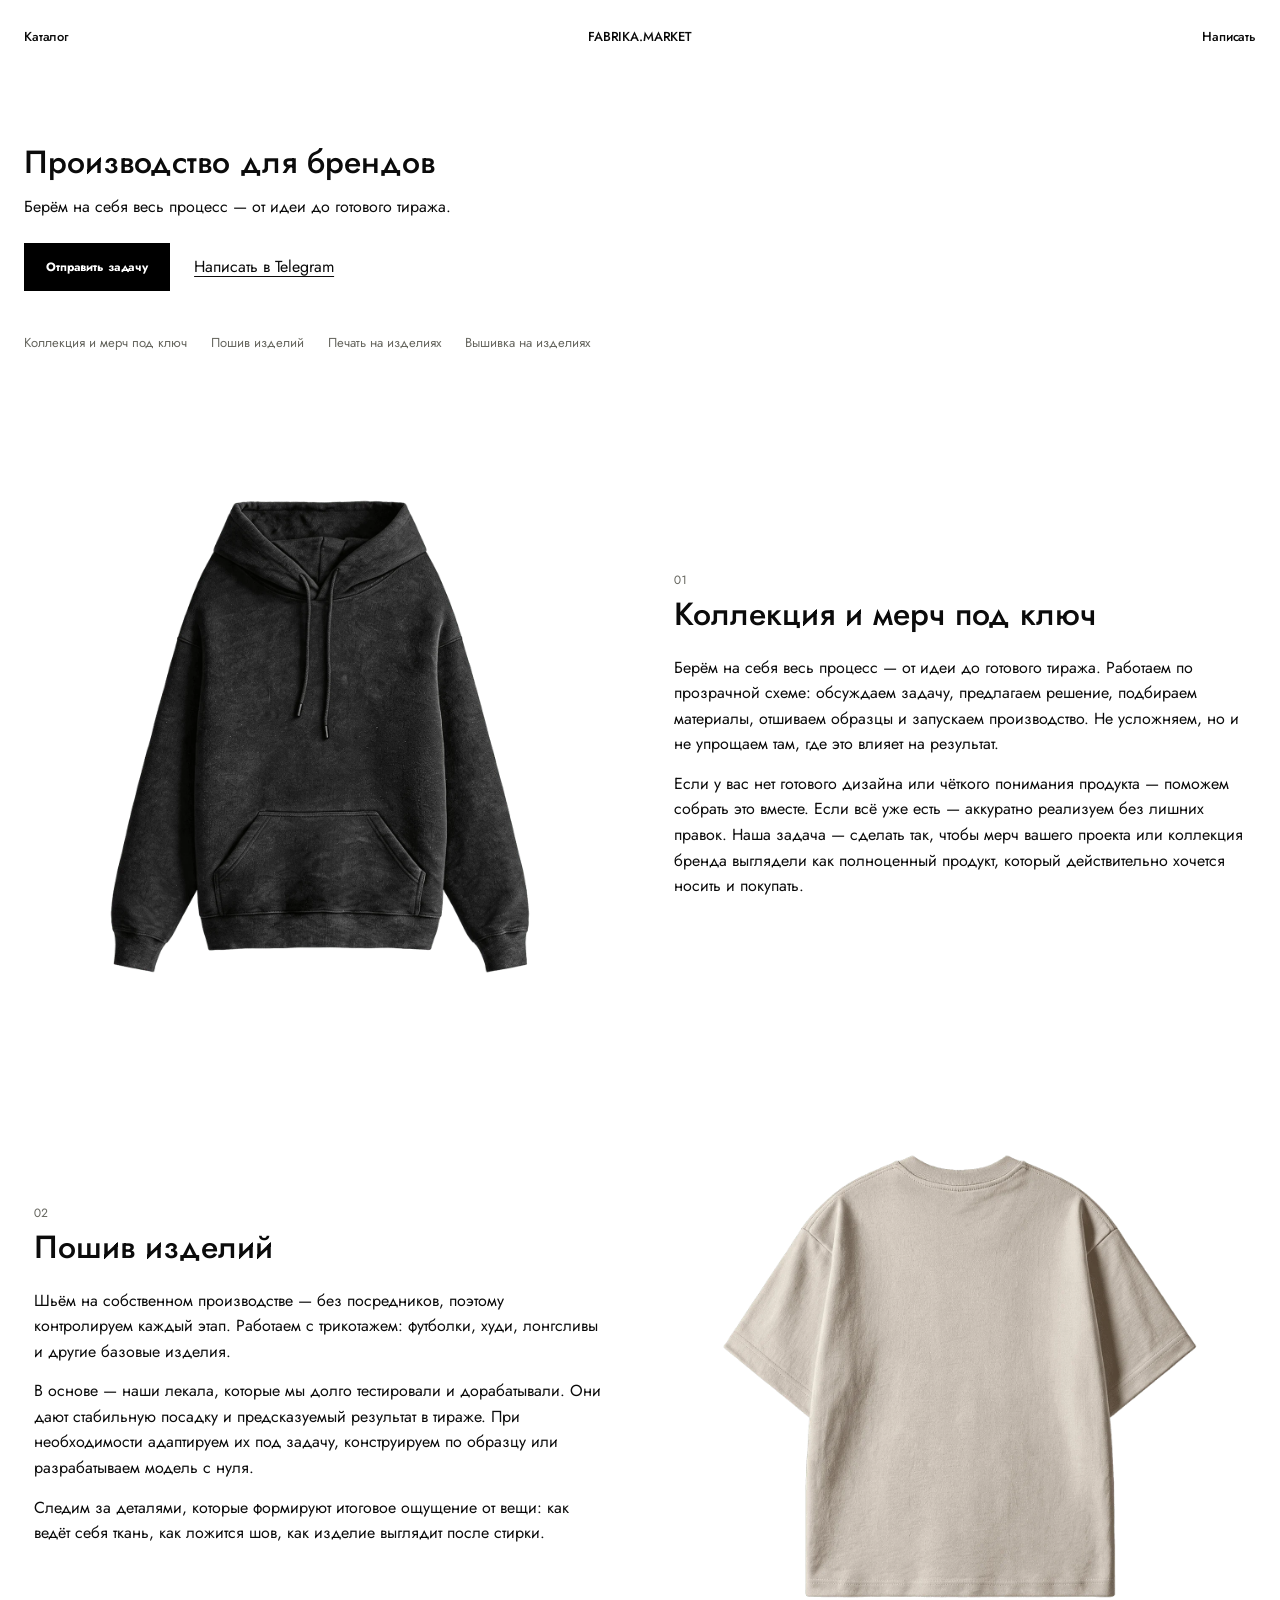
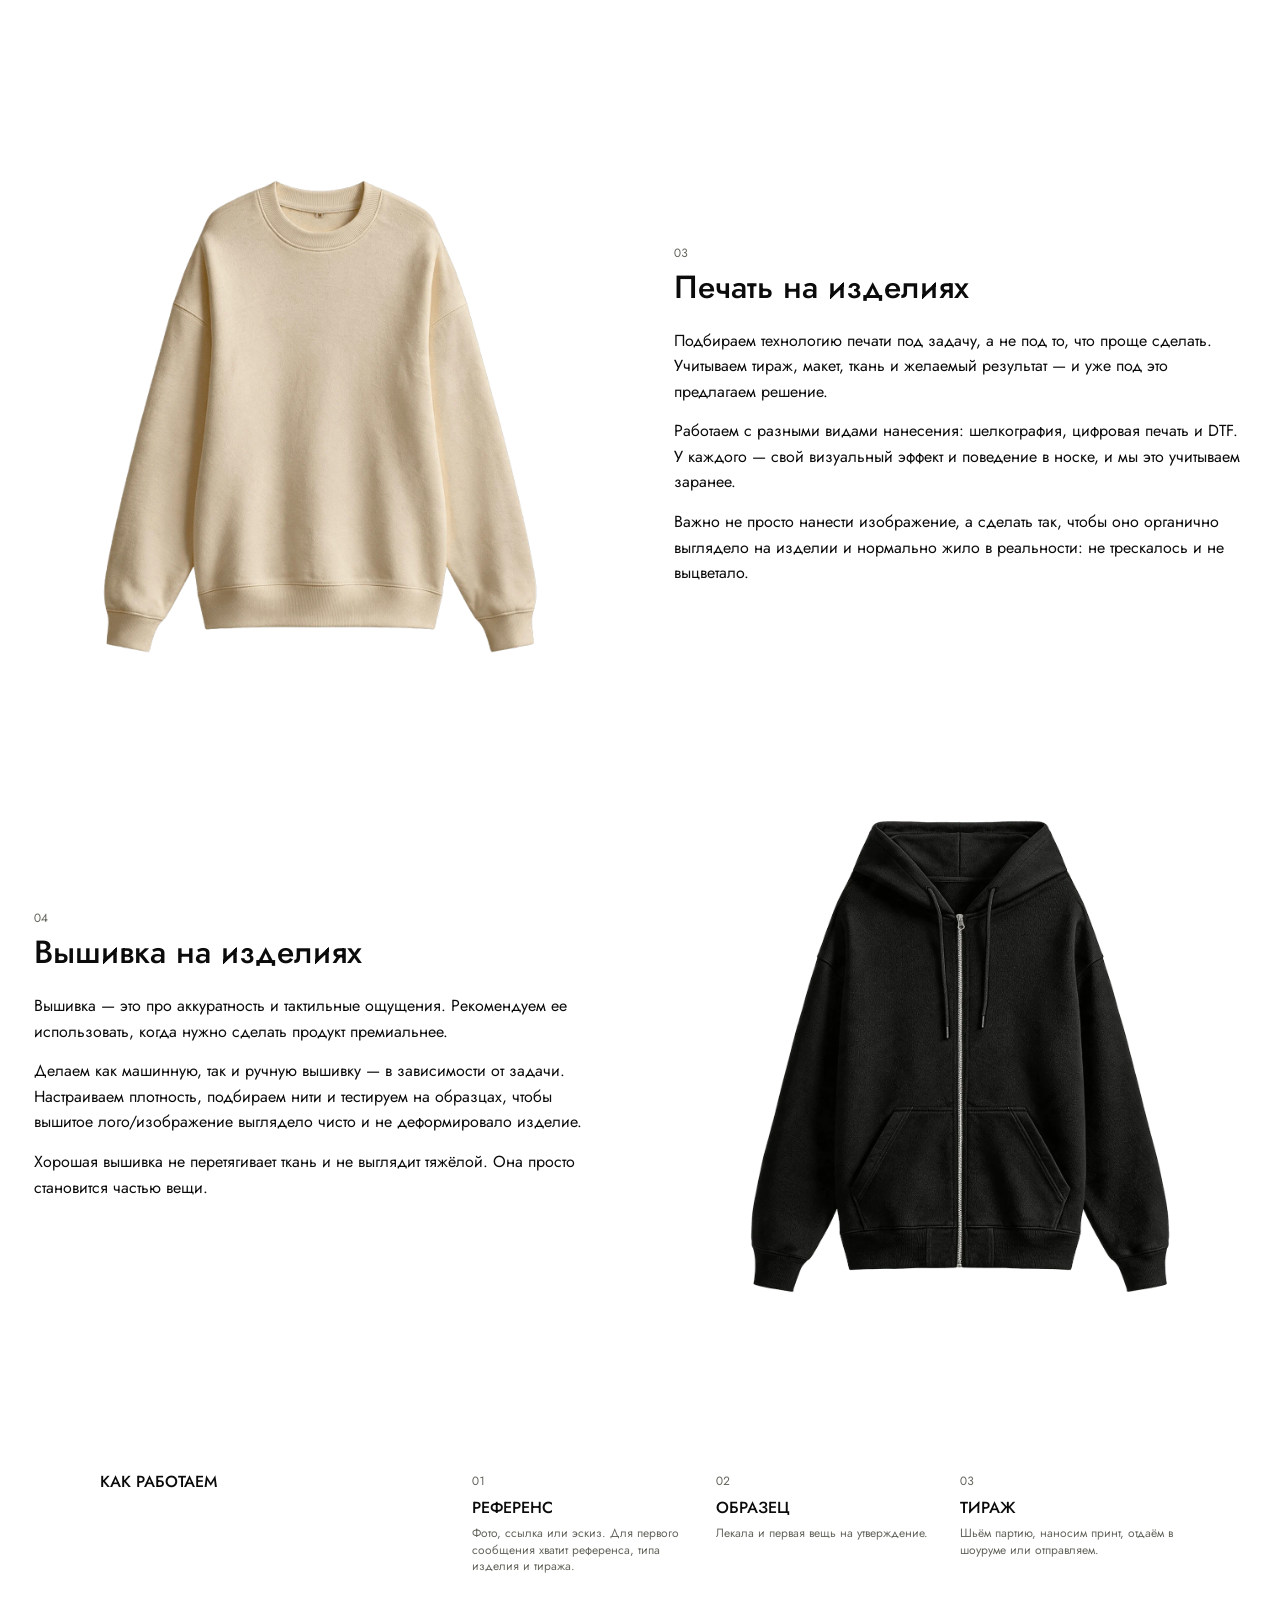
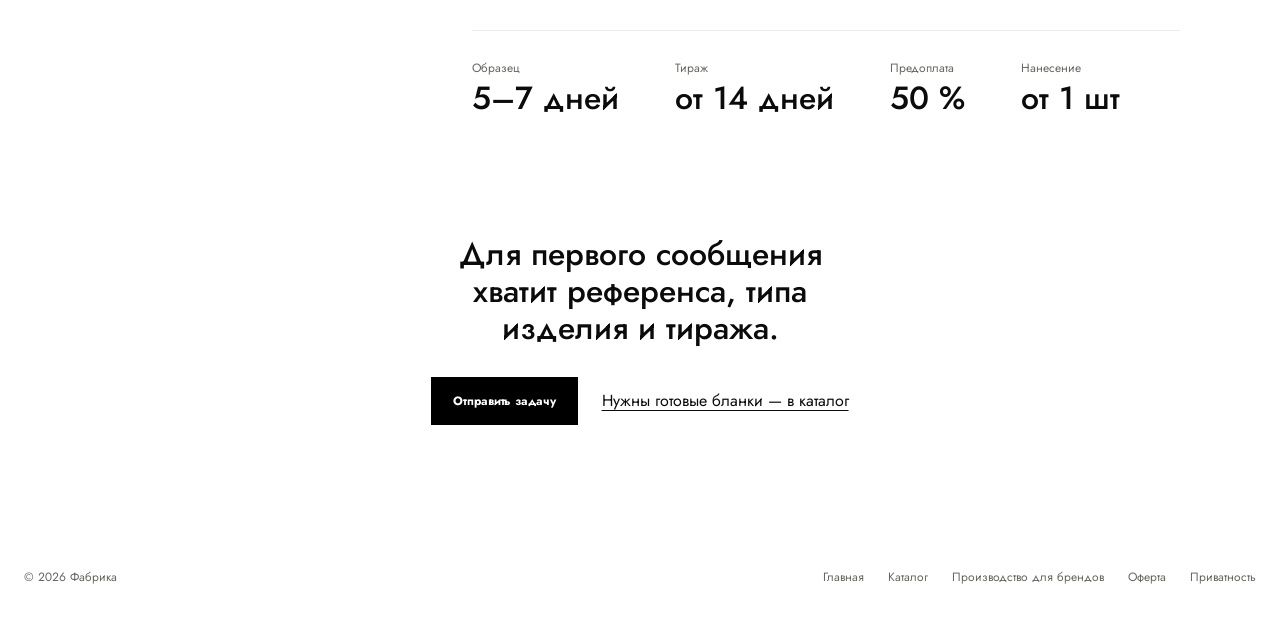
<file: production.html>
<!doctype html>
<html lang="ru">
<head>
<meta charset="utf-8">
<meta name="viewport" content="width=device-width, initial-scale=1, viewport-fit=cover">
<title>Производство для брендов — Фабрика</title>
<meta name="description" content="Коллекция и мерч под ключ, пошив, печать и вышивка на собственном производстве в Москве.">
<meta name="theme-color" content="#FFFFFF">
<link rel="icon" href="data:,">
<!-- Собрано tools/build_pages.py — руками не править, правки в pages/ и в скрипте. -->
<link rel="preconnect" href="https://fonts.googleapis.com">
<link rel="preconnect" href="https://fonts.gstatic.com" crossorigin>
<link href="https://fonts.googleapis.com/css2?family=Jost:ital,wght@0,400;0,500;0,700;1,400&display=swap" rel="stylesheet">
<link rel="stylesheet" href="styles/tokens.css?v=11">
<link rel="stylesheet" href="styles/base.css?v=11">
<link rel="stylesheet" href="styles/header.css?v=11">
<link rel="stylesheet" href="styles/factory.css?v=11">
<link rel="stylesheet" href="styles/page.css?v=11">
</head>
<body class="pg pg--prod">

<header class="hdr is-solid">
  <a class="hdr__logo" href="./" aria-label="Fabrika.market — на главную">Fabrika.market</a>
  <div class="hdr__start"><a href="./#catalog">Каталог</a></div>
  <div class="hdr__right"><a href="https://t.me/trtmoscow" target="_blank" rel="noopener">Написать</a></div>
</header>

<main class="pg__main">
<div class="pg__top pg__top--wide">
  <h1>Производство для брендов</h1>
  <p class="pg__lead">Берём на себя весь процесс — от идеи до готового тиража.</p>
  <div class="pg__act">
    <a class="btn" href="./#sewing">Отправить задачу</a>
    <a class="pg__link" href="https://t.me/trtmoscow" target="_blank" rel="noopener">Написать в Telegram</a>
  </div>
  <nav class="pg__jump" aria-label="Направления"><a href="#d1">Коллекция и мерч под ключ</a><a href="#d2">Пошив изделий</a><a href="#d3">Печать на изделиях</a><a href="#d4">Вышивка на изделиях</a></nav>
</div>
<div class="dirs">
  <section class="dir" id="d1">
    <figure class="dir__ph"><img src="media/hood-wash-black-front-fit-1058.webp" alt="Худи, варёный чёрный" loading="lazy" decoding="async"></figure>
    <div class="dir__text">
      <h2><span>01</span>Коллекция и мерч под ключ</h2>
      <p>Берём на себя весь процесс — от идеи до готового тиража. Работаем по прозрачной схеме: обсуждаем задачу, предлагаем решение, подбираем материалы, отшиваем образцы и запускаем производство. Не усложняем, но и не упрощаем там, где это влияет на результат.</p><p>Если у вас нет готового дизайна или чёткого понимания продукта — поможем собрать это вместе. Если всё уже есть — аккуратно реализуем без лишних правок. Наша задача — сделать так, чтобы мерч вашего проекта или коллекция бренда выглядели как полноценный продукт, который действительно хочется носить и покупать.</p>
    </div>
  </section>
  <section class="dir" id="d2">
    <figure class="dir__ph"><img src="media/tee-os-sand-back-fit-1185.webp" alt="Футболка оверсайз, спина" loading="lazy" decoding="async"></figure>
    <div class="dir__text">
      <h2><span>02</span>Пошив изделий</h2>
      <p>Шьём на собственном производстве — без посредников, поэтому контролируем каждый этап. Работаем с трикотажем: футболки, худи, лонгсливы и другие базовые изделия.</p><p>В основе — наши лекала, которые мы долго тестировали и дорабатывали. Они дают стабильную посадку и предсказуемый результат в тираже. При необходимости адаптируем их под задачу, конструируем по образцу или разрабатываем модель с нуля.</p><p>Следим за деталями, которые формируют итоговое ощущение от вещи: как ведёт себя ткань, как ложится шов, как изделие выглядит после стирки.</p>
    </div>
  </section>
  <section class="dir" id="d3">
    <figure class="dir__ph"><img src="media/sweat-milk-front-fit-1094.webp" alt="Свитшот, молочный" loading="lazy" decoding="async"></figure>
    <div class="dir__text">
      <h2><span>03</span>Печать на изделиях</h2>
      <p>Подбираем технологию печати под задачу, а не под то, что проще сделать. Учитываем тираж, макет, ткань и желаемый результат — и уже под это предлагаем решение.</p><p>Работаем с разными видами нанесения: шелкография, цифровая печать и DTF. У каждого — свой визуальный эффект и поведение в носке, и мы это учитываем заранее.</p><p>Важно не просто нанести изображение, а сделать так, чтобы оно органично выглядело на изделии и нормально жило в реальности: не трескалось и не выцветало.</p>
    </div>
  </section>
  <section class="dir" id="d4">
    <figure class="dir__ph"><img src="media/zhood-black-front-fit-1059.webp" alt="Зип-худи, чёрный" loading="lazy" decoding="async"></figure>
    <div class="dir__text">
      <h2><span>04</span>Вышивка на изделиях</h2>
      <p>Вышивка — это про аккуратность и тактильные ощущения. Рекомендуем ее использовать, когда нужно сделать продукт премиальнее.</p><p>Делаем как машинную, так и ручную вышивку — в зависимости от задачи. Настраиваем плотность, подбираем нити и тестируем на образцах, чтобы вышитое лого/изображение выглядело чисто и не деформировало изделие.</p><p>Хорошая вышивка не перетягивает ткань и не выглядит тяжёлой. Она просто становится частью вещи.</p>
    </div>
  </section>
</div>
<section class="pg__band">
  <h2 class="h-block">Как работаем</h2>
  <ol class="pg__steps">
<li><b>Референс</b><span>Фото, ссылка или эскиз. Для первого сообщения хватит референса, типа изделия и тиража.</span></li>
<li><b>Образец</b><span>Лекала и первая вещь на утверждение.</span></li>
<li><b>Тираж</b><span>Шьём партию, наносим принт, отдаём в шоуруме или отправляем.</span></li>
  </ol>
  <dl class="pg__facts">
<div><dt>Образец</dt><dd>5–7 дней</dd></div>
<div><dt>Тираж</dt><dd>от 14 дней</dd></div>
<div><dt>Предоплата</dt><dd>50 %</dd></div>
<div><dt>Нанесение</dt><dd>от 1 шт</dd></div>
  </dl>
</section>
<section class="pg__cta">
  <p class="h-big">Для первого сообщения хватит референса, типа изделия и тиража.</p>
  <div class="pg__act">
    <a class="btn" href="./#sewing">Отправить задачу</a>
    <a class="pg__link" href="./#catalog">Нужны готовые бланки — в каталог</a>
  </div>
</section>
</main>

<footer class="foot">
  <span>© 2026 Фабрика</span>
  <nav><a href="./">Главная</a><a href="./#catalog">Каталог</a><a href="production.html">Производство для брендов</a><a href="oferta.html">Оферта</a><a href="privacy.html">Приватность</a></nav>
</footer>
<script>
/* оглавление: подсветка раздела, который сейчас на экране */
(() => {
  const links = [...document.querySelectorAll('.toc a')];
  if (!links.length || !('IntersectionObserver' in window)) return;
  const byId = new Map(links.map(a => [a.getAttribute('href').slice(1), a]));
  const io = new IntersectionObserver(es => es.forEach(x => {
    if (!x.isIntersecting) return;
    links.forEach(a => a.removeAttribute('aria-current'));
    byId.get(x.target.id)?.setAttribute('aria-current', 'true');
  }), { rootMargin: '-20% 0px -70% 0px' });
  document.querySelectorAll('.doc section[id]').forEach(s => io.observe(s));
})();
</script>
</body>
</html>
</file>
<file: styles/tokens.css>
/* Токены fabrika-v6. Три кегля на ширину: 12 / 16 / 32 на компьютере, 12 / 15 / 24 на телефоне. */
:root {
  --ink: #0B0B0B;
  --paper: #FFFFFF;
  --tone: #FFFFFF;           /* вещь лежит на белом, как и страница */
  --tone-2: #ECECEA;          /* только тонкие линии-разделители строк */
  --mute: #66665F;            /* 5.8:1 на белом */
  --sig: #E8734A;             /* только активная зона печати и метка New */

  --font: Jost, system-ui, -apple-system, "Segoe UI", sans-serif;
  --disp: Jost, var(--font);

  --fs-s: 12px;
  --fs-m: 16px;
  --fs-l: 32px;
  --lh-s: 1.35;
  --lh-m: 1.5;
  --lh-l: 1.15;

  --hdr-h: 72px;
  --hero-h: 90vh;
  --gutter: 24px;
  --panel-w: min(600px, 44vw);
  --dock-space: 0px;
  --sbw: 0px;                 /* ширина полосы прокрутки при замке */

  --ease-big: cubic-bezier(.5, 0, 0, 1);
  --ease-out: cubic-bezier(.2, .8, .2, 1);
  --dur-big: .8s;
  --dur-out: .55s;            /* уход на треть быстрее */
  --dur-press: .14s;
  --dur-state: .26s;
}

@media (max-width: 1023px) {
  :root {
    --fs-m: 15px;
    --fs-l: 24px;
    --hdr-h: 56px;
    --hero-h: 85vh;
    --gutter: 16px;
    --dur-big: .45s;
    --dur-out: .3s;
    --dock-space: calc(92px + env(safe-area-inset-bottom, 0px));
  }
}

@supports (height: 1svh) {
  :root { --hero-h: 90svh; }
  @media (max-width: 1023px) {
    :root { --hero-h: 85svh; }
  }
}
</file>
<file: styles/base.css>
*, *::before, *::after { box-sizing: border-box; }

html {
  -webkit-text-size-adjust: 100%;
  text-size-adjust: 100%;
  color-scheme: light only;
  background: var(--paper);
  scroll-padding-top: calc(var(--hdr-h) + env(safe-area-inset-top, 0px) + 8px);
}
html.lock { overflow: hidden; overscroll-behavior: none; }
html.lock body, html.lock .hdr { padding-right: var(--sbw); }
html.lock-touch { overflow: hidden; height: 100%; overscroll-behavior: none; }
html.lock-touch body {
  position: fixed;
  left: 0; right: 0;
  width: 100%;
  top: var(--lock-y, 0px);
  overflow: hidden;
  overscroll-behavior: none;
}

body {
  margin: 0;
  min-height: 100%;
  background: var(--paper);
  color: var(--ink);
  font: 400 var(--fs-m) / var(--lh-m) var(--font);
  -webkit-font-smoothing: antialiased;
  -moz-osx-font-smoothing: grayscale;
  font-variant-numeric: tabular-nums;
  overflow-x: clip;
  -webkit-tap-highlight-color: transparent;
}

main { padding-bottom: var(--dock-space); }
section[id] { scroll-margin-top: calc(var(--hdr-h) + env(safe-area-inset-top, 0px)); }

h1, h2, h3, h4, p, ul, ol, dl, dd, figure { margin: 0; font-weight: inherit; }
ul, ol { padding: 0; list-style: none; }
a { color: inherit; text-decoration: none; }
button, input, select, textarea { font: inherit; color: inherit; }
button { background: none; border: 0; padding: 0; margin: 0; cursor: pointer; touch-action: manipulation; text-align: inherit; }
button:disabled { cursor: default; opacity: .4; }
img, svg, video { display: block; }
img { max-width: 100%; height: auto; }
[hidden] { display: none !important; }
[inert] { pointer-events: none; }
b, strong { font-weight: 500; }
small { font-size: var(--fs-s); line-height: var(--lh-s); }

::selection { background: var(--ink); color: #fff; }

:focus { outline: none; }
:focus-visible { outline: 2px solid var(--ink); outline-offset: 3px; }

/* Текстовые роли */
.t-s { font-size: var(--fs-s); line-height: var(--lh-s); }
.t-mute { color: var(--mute); }
.h-block {
  font: 500 var(--fs-m) / 1.2 var(--disp);
  text-transform: uppercase;
}
.h-big { font: 500 var(--fs-l) / var(--lh-l) var(--disp); text-wrap: balance; }

/* Кнопки — чёрный прямоугольник, без капсулы и стекла.
   «Примерить свой принт» (.is-try, .btn--ghost) — подчёркнутый текст.
   Выбираемые контролы — тот же прямой угол в покое, hover, active и selected.
   Волна букв — только у «Свой принт» (hop.js). */
.btn {
  display: inline-flex;
  align-items: center;
  justify-content: center;
  gap: 10px;
  height: 48px;
  min-height: 48px;
  padding: 0 22px;
  border: 0;
  border-radius: 0;
  background: #000;
  color: #fff;
  box-shadow: none;
  font: 700 12px / 1 var(--font);
  letter-spacing: -.01em;
  white-space: nowrap;
  text-decoration: none;
  -webkit-backdrop-filter: none;
  backdrop-filter: none;
  transition: transform var(--dur-press) ease-out, opacity var(--dur-state), background var(--dur-state);
}
.btn:active { transform: scale(.98); }
.btn--ghost,
.is-try {
  background: transparent;
  color: #000;
  height: auto;
  min-height: 0;
  padding: 0;
  border: 0;
  border-radius: 0;
  box-shadow: none;
  font-size: 16px;
  font-weight: 400;
  text-decoration: underline;
  text-underline-offset: 4px;
  -webkit-backdrop-filter: none;
  backdrop-filter: none;
}
.btn--wide { width: 100%; }

/* Буквы волны у «Свой принт». Само движение — в hop.js, только мышь. */
.hop-run { display: inline; white-space: inherit; position: relative; z-index: 2; }
.hop {
  display: inline-block;
  letter-spacing: normal;
  line-height: 1;
  vertical-align: top;
  transform-origin: 50% 50%;
}

.link {
  font: 500 var(--fs-m) / 1 var(--font);
  color: var(--ink);
  letter-spacing: -.01em;
}
.link--quiet { font-size: var(--fs-s); color: var(--mute); }

/* Сегмент и чипсы — прямой прямоугольник. Выбор меняет заливку, не угол. */
.seg {
  display: inline-flex;
  flex-wrap: wrap;
  gap: 4px;
  padding: 0;
  border-radius: 0;
  background: transparent;
}
.seg button {
  position: relative;
  min-height: 32px;
  padding: 0 14px;
  border-radius: 0;
  font-size: var(--fs-s);
  line-height: 1;
  color: var(--ink);
  background: var(--tone-2);
  box-shadow: none;
  transition: color var(--dur-state), background var(--dur-state);
}
.seg button:hover,
.seg button:active { border-radius: 0; }
.seg button[aria-pressed="true"],
.seg button[aria-current="true"],
.seg button.is-on,
.seg button[aria-pressed="true"]:hover,
.seg button[aria-pressed="true"]:active,
.seg button[aria-current="true"]:hover,
.seg button[aria-current="true"]:active {
  color: #fff;
  background: #000;
  box-shadow: none;
  border-radius: 0;
}
.seg button:disabled { text-decoration: line-through; }

.chips { display: flex; flex-wrap: wrap; gap: 6px; }
.chips button {
  min-height: 32px;
  padding: 0 14px;
  border-radius: 0;
  font-size: var(--fs-s);
  line-height: 1;
  color: var(--ink);
  background: var(--tone-2);
  transition: color var(--dur-state), background var(--dur-state);
}
.chips button:hover,
.chips button:active { border-radius: 0; }
.chips button[aria-pressed="true"],
.chips button[aria-pressed="true"]:hover,
.chips button[aria-pressed="true"]:active { color: #fff; background: #000; border-radius: 0; }

/* Образцы цвета — плоские квадраты, как прямые углы всего сайта. Выбранный отмечен тонкой линией снизу,
   той же, что под выбранной категорией. Зона нажатия 32 px. */
.sw { display: flex; flex-wrap: wrap; gap: 2px; }
.sw button { position: relative; width: 32px; height: 36px; display: grid; place-items: center; }
.sw button i {
  display: block;
  width: 16px; height: 16px;
  background: var(--c);
  box-shadow: inset 0 0 0 1px rgba(11, 11, 11, .14);
  transition: transform var(--dur-state) var(--ease-out);
}
.sw button::after {
  content: "";
  position: absolute;
  left: 50%; bottom: 4px;
  width: 16px; height: 1px;
  margin-left: -8px;
  background: currentColor;
  transform: scaleX(0);
  transition: transform var(--dur-state) var(--ease-out);
}
.sw button[aria-pressed="true"]::after { transform: scaleX(1); }
@media (hover: hover) { .sw button:hover i { transform: translateY(-2px); } }
.sw--small button { width: 22px; height: 28px; }
.sw--small button i { width: 10px; height: 10px; }
.sw--small button::after { width: 10px; margin-left: -5px; bottom: 4px; }

/* Поля */
.field { display: grid; gap: 6px; }
.field > span { font-size: var(--fs-s); line-height: var(--lh-s); color: var(--mute); }
.field input, .field textarea, .field select {
  width: 100%;
  min-height: 44px;
  padding: 10px 14px;
  border: 0;
  border-radius: 12px;
  background: var(--tone-2);
  font-size: max(16px, var(--fs-m));
}
.field input:focus-visible, .field textarea:focus-visible, .field select:focus-visible { outline: 2px solid var(--ink); outline-offset: 0; }
.field textarea { resize: vertical; min-height: 72px; }
.field input::placeholder, .field textarea::placeholder { color: var(--mute); }

/* Количество */
.qty { display: inline-flex; align-items: center; border-radius: 0; background: var(--tone-2); height: 44px; padding: 0 4px; }
.qty button { width: 36px; height: 36px; display: grid; place-items: center; font-size: 18px; border-radius: 0; }
.qty button:hover,
.qty button:active { border-radius: 0; background: #fff; }
.qty output { min-width: 28px; text-align: center; }

/* Раскрывающиеся строки: без рамок, заголовок — строка, плюс превращается в минус */
.rows > details { border-top: 1px solid var(--tone-2); }
.rows > details:last-child { border-bottom: 1px solid var(--tone-2); }
.rows summary {
  list-style: none;
  cursor: pointer;
  display: flex;
  justify-content: space-between;
  align-items: center;
  gap: 16px;
  min-height: 56px;
  padding: 14px 0;
}
.rows summary::-webkit-details-marker { display: none; }
.rows summary::after {
  content: "+";
  flex: none;
  width: 28px; height: 28px;
  display: grid; place-items: center;
  border-radius: 50%;
  background: var(--tone-2);
  font: 400 16px / 1 var(--font);
  color: var(--ink);
  transition: transform var(--dur-state) var(--ease-out);
}
.rows details[open] summary::after { content: "−"; }
.rows .rows__body { padding: 0 0 20px; max-width: 64ch; }

.vh { position: absolute !important; width: 1px; height: 1px; overflow: hidden; clip: rect(0 0 0 0); white-space: nowrap; }

.wrap { padding-left: var(--gutter); padding-right: var(--gutter); }

/* Два экрана в одном документе: главная и каталог (main.js ставит data-view на <html>). */
html[data-view="home"] [data-in="catalog"],
html[data-view="catalog"] [data-in="home"] { display: none !important; }
::view-transition-old(root), ::view-transition-new(root) { animation-duration: .28s; animation-timing-function: var(--ease-out); }

@media (prefers-reduced-motion: reduce) {
  *, *::before, *::after {
    transition-duration: .01ms !important;
    animation-duration: .01ms !important;
    animation-iteration-count: 1 !important;
    scroll-behavior: auto !important;
  }
  .hop { animation: none !important; transform: none !important; }
}
</file>
<file: styles/header.css>
/* Шапка — движок Gucci (план §7.1). Закреплена, во всю ширину, без скруглений и тени.
   Прозрачная в начале страницы, белая после порога (main.js ставит .is-solid). */
.hdr {
  position: fixed;
  top: 0;
  left: 0;
  right: 0;
  z-index: 40;
  box-sizing: border-box;
  /* Полоска доходит до края вебвью, включая вырез. Текст остаётся ниже safe-area. */
  height: calc(var(--hdr-h) + constant(safe-area-inset-top));
  height: calc(var(--hdr-h) + env(safe-area-inset-top, 0px));
  padding: constant(safe-area-inset-top) var(--gutter) 0;
  padding: env(safe-area-inset-top, 0px) var(--gutter) 0;
  display: grid;
  grid-template-columns: 1fr auto 1fr;
  align-items: center;
  background-color: transparent;
  background-image: linear-gradient(var(--paper), var(--paper));
  background-repeat: no-repeat;
  background-size: 100% constant(safe-area-inset-top);
  background-size: 100% env(safe-area-inset-top, 0px);
  background-position: top left;
  color: var(--ink);
  transition: background-color var(--dur-big) var(--ease-big), color var(--dur-big) var(--ease-big);
}
.hdr[data-on="dark"] { color: #fff; }
.hdr.is-solid {
  background-color: var(--paper);
  background-image: none;
  color: var(--ink);
}

.hdr a, .hdr button {
  display: inline-flex;
  align-items: center;
  gap: 8px;
  height: 40px;
  font: 500 13px / 1 var(--font);
  letter-spacing: -.01em;
  white-space: nowrap;
}
.hdr > * { grid-row: 1; }
/* Левый край шапки: корзина. Волна букв при наведении — data-hop-wave на самой кнопке (hop.js). */
.hdr__start { justify-self: start; grid-column: 1; display: flex; align-items: center; }
.hdr__logo {
  grid-column: 2;
  justify-self: center;
  font: 700 var(--fs-m) / 1 var(--disp);
  text-transform: uppercase;
}
.hdr__right { grid-column: 3; justify-self: end; display: flex; align-items: center; gap: 28px; }
.hdr__menu svg { width: 18px; height: 18px; }
.hdr .hdr__cart { position: relative; gap: 0; }
.hdr__added {
  position: absolute;
  left: 0; top: 100%;
  font: 500 var(--fs-s) / 1 var(--font);
  text-transform: none;
  color: var(--mute);
  opacity: 0;
  transform: translateY(-4px);
  transition: opacity var(--dur-state), transform var(--dur-state) var(--ease-out);
  pointer-events: none;
}
.hdr__added.is-on { opacity: 1; transform: none; }

@media (max-width: 1023px) {
  /* телефон: корзина слева, бургера нет; разделы — в доке */
  .hdr .hdr__menu { display: none; }
  .hdr__right { gap: 16px; }
  /* Прыжок букв и blur здесь раздувают строку и тормозят прокрутку.
     На шапку и док размытие не вешаем: оба плоские. */
  .hdr,
  .hdr a,
  .hdr button,
  a.btn:not(.btn--ghost),
  button.btn:not(.btn--ghost),
  label.btn:not(.btn--ghost) {
    -webkit-backdrop-filter: none;
    backdrop-filter: none;
  }
}
/* Тач: если буквы всё же разрезаны, не дёргать строку. Мышь ниже 1024 ведёт hop.js. */
@media (max-width: 1023px) and (pointer: coarse) {
  .hop {
    display: inline;
    animation: none !important;
    transform: none !important;
  }
}
</file>
<file: styles/factory.css>
/* Производство и шоурум (план §7.10), условия (§7.11), подвал (§7.12). */
.factory { padding: 0 0 96px; }
.factory__head { padding: 0 var(--gutter) 28px; }
.factory__frame[hidden] { display: none; }
.factory__frame {
  position: relative;
  aspect-ratio: 21 / 9;
  background: var(--tone);
  overflow: hidden;
  display: grid;
  place-items: center;
}
.factory__frame { aspect-ratio: 16 / 9; }
.factory__frame img, .factory__frame video { position: absolute; inset: 0; width: 100%; height: 100%; object-fit: cover; }
.factory__frame + .factory__body { padding-top: 40px; }
/* Пока нет фото цеха: та же вещь, что на первом экране, целиком и крупно, не обложкой и не схемой. */
.factory__frame.is-garment .gm { position: absolute; inset: 0; width: 100%; height: 100%; }
.factory__frame.is-garment .gm__img,
.factory__frame.is-garment .gm > svg { object-fit: contain; }
.factory__frame:not(.is-garment) svg { width: min(56vw, 640px); height: auto; overflow: visible; }
.factory__frame:not(.is-garment) path, .factory__frame:not(.is-garment) circle, .factory__frame:not(.is-garment) rect, .factory__frame:not(.is-garment) line { fill: none; stroke: var(--ink); stroke-width: 1.4; stroke-linecap: round; stroke-linejoin: round; }
.factory__frame:not(.is-garment) .s { stroke: var(--sig); }
.factory__cap { position: absolute; left: 0; right: 0; bottom: 0; padding: 0 var(--gutter) 28px; text-align: center; display: grid; gap: 8px; justify-items: center; }
.factory__cap h2 { font: 500 var(--fs-m) / 1.2 var(--disp); text-transform: uppercase; }
.factory__cap p { font-size: var(--fs-m); max-width: 40ch; text-wrap: balance; }

.factory__body {
  display: grid;
  grid-template-columns: repeat(2, minmax(0, 1fr));
  gap: 40px 64px;
  padding: 0 var(--gutter);
}
.factory__body > div { display: grid; gap: 16px; align-content: start; justify-items: start; }
.addr { font: 500 var(--fs-l) / var(--lh-l) var(--disp); text-wrap: balance; }
.addr-row { display: flex; flex-wrap: wrap; gap: 8px 24px; align-items: center; }
.addr-row .btn { padding: 0 22px; }
.addr-row .link { font-size: var(--fs-s); }
.contacts { display: grid; gap: 8px; }
.contacts a, .contacts span { display: inline-flex; align-items: center; min-height: 32px; width: max-content; }
.contacts .t-mute { margin-right: 10px; }

/* Как это шьётся: четыре схемы лентой, без сеток */
.line4 { display: grid; grid-template-columns: repeat(4, minmax(0, 1fr)); gap: 24px; padding: 8px 0 0; }
.st { display: grid; gap: 10px; }
.st__ill { aspect-ratio: 1; display: grid; place-items: center; }
.st__ill svg { width: 72%; overflow: visible; }
.st h3 { font: 500 var(--fs-m) / 1.2 var(--disp); text-transform: uppercase; }
.st p { font-size: var(--fs-s); line-height: var(--lh-s); color: var(--mute); }
.ln { fill: none; stroke: var(--ink); stroke-width: 1.6; stroke-linecap: round; stroke-linejoin: round; }
.ln.s { stroke: var(--sig); }
.ln.d { stroke-dasharray: 5 4; }
.is-live .cut { stroke-dasharray: 6 5; animation: cut 1.2s linear infinite; }
@keyframes cut { to { stroke-dashoffset: -22; } }
.is-live .scis { animation: scis 4s var(--ease-out) infinite; }
@keyframes scis { 0% { transform: translateX(0); } 50% { transform: translateX(150px); } 100% { transform: translateX(0); } }
.is-live .needle { animation: needle .28s ease-in-out infinite alternate; }
@keyframes needle { to { transform: translateY(14px); } }
.is-live .seam { stroke-dasharray: 4 4; animation: seam 4s linear infinite; }
@keyframes seam { from { stroke-dashoffset: 120; } to { stroke-dashoffset: 0; } }
.is-live .press { animation: pressm 3s var(--ease-out) infinite; }
@keyframes pressm { 0%, 15% { transform: translateY(0); } 35%, 55% { transform: translateY(34px); } 75%, 100% { transform: translateY(0); } }
.printed { opacity: 0; }
.is-live .printed { animation: printed 3s var(--ease-out) infinite; }
@keyframes printed { 0%, 40% { opacity: 0; } 55%, 90% { opacity: 1; } 100% { opacity: 0; } }
.is-live .box { animation: box 3.2s var(--ease-out) infinite; }
@keyframes box { 0% { transform: translateX(-120px); opacity: 0; } 20%, 70% { transform: none; opacity: 1; } 100% { transform: translateX(120px); opacity: 0; } }
.okm { stroke-dasharray: 40; stroke-dashoffset: 40; }
.is-live .okm { animation: okm 3.2s var(--ease-out) infinite; }
@keyframes okm { 0%, 30% { stroke-dashoffset: 40; } 45%, 70% { stroke-dashoffset: 0; } 100% { stroke-dashoffset: 0; } }
/* Швейная машина в кадре цеха: игла и строчка */
.is-live .fm-needle { animation: needle .32s ease-in-out infinite alternate; }
.is-live .fm-seam { stroke-dasharray: 3 3; animation: seam 3s linear infinite; }
.is-live .fm-wheel { animation: wheel 2.4s linear infinite; transform-origin: var(--cx) var(--cy); }
@keyframes wheel { to { transform: rotate(360deg); } }

/* Шаги «как пройти» */
.walk { display: flex; gap: 12px; overflow-x: auto; scrollbar-width: none; margin: 0 calc(-1 * var(--gutter)); padding: 0 var(--gutter); }
.walk::-webkit-scrollbar { display: none; }
.walk figure { flex: none; width: 220px; display: grid; gap: 8px; }
.walk .ph { aspect-ratio: 4 / 3; background: var(--tone); overflow: hidden; }
.walk .ph img { width: 100%; height: 100%; object-fit: cover; }
.walk figcaption { font-size: var(--fs-s); line-height: var(--lh-s); }
.walk figcaption span { color: var(--mute); margin-right: 8px; }
.rmap { aspect-ratio: 16 / 9; background: var(--tone); overflow: hidden; }
.rmap img { width: 100%; height: 100%; object-fit: cover; }

/* Условия */
.terms { padding: 0 var(--gutter) 96px; }
.terms .h-block { margin-bottom: 20px; }
.terms .rows { max-width: 820px; }
.terms summary span:first-child { font-size: var(--fs-m); }
.terms summary small { color: var(--mute); margin-left: auto; }
.terms__list { display: grid; gap: 6px; font-size: var(--fs-s); line-height: var(--lh-s); }
.terms__list li { display: flex; justify-content: space-between; gap: 16px; max-width: 48ch; }
.terms__list li span:last-child { color: var(--mute); }

/* Подвал: одна строка */
.foot {
  display: flex;
  flex-wrap: wrap;
  justify-content: space-between;
  gap: 8px 24px;
  padding: 24px var(--gutter) calc(32px + env(safe-area-inset-bottom, 0px));
  font-size: var(--fs-s);
  line-height: var(--lh-s);
  color: var(--mute);
}
.foot nav { display: flex; flex-wrap: wrap; gap: 8px 24px; }
.foot a:hover { color: var(--ink); }

@media (max-width: 1023px) {
  .factory { padding-bottom: 56px; }
  .factory__frame { aspect-ratio: 4 / 3; }
  .factory__frame:not(.is-garment) svg { width: 78vw; }
  .factory__cap { padding-bottom: 20px; }
  .factory__cap p { font-size: var(--fs-s); line-height: var(--lh-s); }
  .factory__body { grid-template-columns: 1fr; gap: 32px; padding-top: 28px; }
  .line4 { grid-template-columns: repeat(2, minmax(0, 1fr)); gap: 20px 12px; }
  .terms { padding-bottom: 56px; }
  .foot { flex-direction: column; }
}

/* ---------- Карта производства (app/map.js) ----------
   Карта от края до края, адрес и маршрут — белой панелью поверх. На телефоне панель уходит под карту. */
.factory { padding-top: 0; }
.fmap { position: relative; height: min(80vh, 760px); min-height: 540px; background: #F4F4F2; overflow: hidden; }
/* двойной класс: стиль MapLibre ставит контейнеру position: relative, а нам нужен слой во весь блок */
.fmap .fmap__canvas { position: absolute; inset: 0; opacity: 0; transition: opacity .6s var(--ease-out); }
.fmap.is-ready .fmap__canvas { opacity: 1; }
.fmap__panel {
  position: absolute;
  left: var(--gutter); bottom: var(--gutter);
  width: min(440px, calc(100% - 2 * var(--gutter)));
  padding: 28px 28px 30px;
  background: var(--paper);
  display: grid; gap: 14px; justify-items: start;
}
.fmap__panel .addr { margin-top: 6px; }
.fmap__hours { color: var(--mute); }
.fmap__extra:empty { display: none; }
.fmap__extra { display: grid; gap: 10px; }
.fmap__ctl { position: absolute; right: var(--gutter); top: calc(var(--gutter) + 8px); display: grid; gap: 1px; background: var(--tone-2); }
.fmap__ctl button { width: 40px; height: 40px; display: grid; place-items: center; background: var(--paper); color: var(--ink); }
.fmap__ctl button:hover { background: #F4F4F2; }
.fmap__ctl svg { width: 18px; height: 18px; fill: none; stroke: currentColor; stroke-width: 1.6; stroke-linecap: square; }
/* Метка: подпись на чёрной плашке, под ней тонкая ножка и коралловый квадрат на самом здании */
.fmap__pin { display: grid; justify-items: center; pointer-events: none; }
.fmap__pin span { padding: 7px 10px 8px; background: var(--ink); color: #fff; font: 500 12px / 1 var(--font); letter-spacing: .02em; text-transform: uppercase; white-space: nowrap; }
.fmap__pin i { display: block; width: 1px; height: 34px; background: var(--ink); position: relative; }
.fmap__pin i::after { content: ""; position: absolute; left: -6px; bottom: -6px; width: 13px; height: 13px; background: var(--sig); box-shadow: 0 0 0 2px #fff; }
/* Служебное MapLibre — под сайт: без скруглений и теней, мелко и тихо */
.fmap .maplibregl-ctrl-attrib { background: rgba(255, 255, 255, .86); font: 400 10px / 1.4 var(--font); color: var(--mute); border-radius: 0; }
.fmap .maplibregl-ctrl-attrib a { color: inherit; }
.fmap .maplibregl-ctrl-attrib-button { border-radius: 0; }
.fmap .maplibregl-cooperative-gesture-screen { font: 500 var(--fs-m) / 1.4 var(--font); background: rgba(11, 11, 11, .5); }
.fmap .maplibregl-canvas:focus-visible { outline: 2px solid var(--ink); outline-offset: -2px; }

.factory__contacts { display: flex; flex-wrap: wrap; align-items: center; gap: 16px 40px; padding: 28px var(--gutter) 0; }
.factory__contacts .contacts { display: flex; flex-wrap: wrap; gap: 8px 32px; }

@media (max-width: 1023px) {
  .fmap { height: auto; min-height: 0; overflow: visible; background: none; display: flex; flex-direction: column; }
  .fmap .fmap__canvas { position: relative; inset: auto; height: 62vh; min-height: 360px; max-height: 520px; background: #F4F4F2; opacity: 1; }
  .fmap__panel { position: static; width: auto; padding: 24px var(--gutter) 0; }
  .fmap__ctl { top: 12px; right: 12px; }
  .factory__contacts { flex-direction: column; align-items: flex-start; gap: 16px; padding-top: 24px; }
  .factory__contacts .contacts { flex-direction: column; gap: 4px; }
}
</file>
<file: styles/page.css>
/* Отдельные страницы: оферта, политика, производство для брендов (собирает tools/build_pages.py).
   Тот же язык, что на главной: белый лист, три кегля, прямые углы, чёрная кнопка. */
body.pg { font-family: Jost, system-ui, sans-serif; }
.pg .hdr a { text-decoration: none; }
.pg__main { padding-top: calc(var(--hdr-h) + env(safe-area-inset-top, 0px)); }
.pg .btn { border-radius: 0; background: #000; color: #fff; height: 48px; padding: 0 22px; font-size: 12px; font-weight: 700; }
.pg .foot { margin-top: 96px; }

.pg__top { padding: 72px var(--gutter) 56px; max-width: 1128px; margin-inline: auto; display: grid; gap: 14px; justify-items: start; }
.pg__top h1 { font: 500 var(--fs-l) / var(--lh-l) var(--disp); max-width: 22ch; text-wrap: balance; }
.pg__sub { font-size: var(--fs-s); line-height: var(--lh-s); color: var(--mute); max-width: 64ch; }
.pg__lead { font-size: var(--fs-m); max-width: 44ch; }
.pg__act { display: flex; flex-wrap: wrap; align-items: center; gap: 12px 24px; margin-top: 10px; }
.pg__link { font-size: var(--fs-m); text-decoration: underline; text-underline-offset: 4px; }

/* ---------- Документ: оглавление слева, текст колонкой ---------- */
.doc { display: grid; grid-template-columns: minmax(0, 300px) minmax(0, 1fr); gap: 0 72px; max-width: 1128px; margin-inline: auto; padding: 0 var(--gutter); align-items: start; }
.toc { position: sticky; top: calc(var(--hdr-h) + 24px); display: grid; gap: 2px; max-height: calc(100vh - var(--hdr-h) - 48px); overflow-y: auto; scrollbar-width: none; }
.toc::-webkit-scrollbar { display: none; }
.toc a { display: grid; grid-template-columns: 26px 1fr; padding: 6px 0; font-size: 13px; line-height: 1.35; color: var(--mute); transition: color var(--dur-state); }
.toc a:hover, .toc a[aria-current="true"] { color: var(--ink); }
.toc a[aria-current="true"] { text-decoration: underline; text-underline-offset: 4px; text-decoration-thickness: 1px; }
.toc a span { font-variant-numeric: tabular-nums; text-decoration: none; display: inline-block; }
.doc__body { max-width: 68ch; font-size: var(--fs-m); line-height: 1.6; }
.doc__body section { padding: 0 0 44px; scroll-margin-top: calc(var(--hdr-h) + 20px); }
.doc__body h2 { font: 500 var(--fs-m) / 1.3 var(--disp); text-transform: uppercase; display: grid; grid-template-columns: 44px 1fr; margin: 0 0 18px -44px; }
.doc__body h2 span { color: var(--mute); }
.doc__body p { margin: 0 0 12px; overflow-wrap: anywhere; }
.doc__cl { position: relative; }
.doc__cl span { position: absolute; left: -44px; top: 4px; width: 36px; font-size: var(--fs-s); line-height: 1.6; color: var(--mute); font-variant-numeric: tabular-nums; }
.doc__list { display: grid; gap: 8px; margin: 0 0 14px; }
.doc__list li { position: relative; padding-left: 18px; }
.doc__list li::before { content: ""; position: absolute; left: 0; top: .8em; width: 8px; height: 1px; background: var(--ink); }
.doc__body a { text-decoration: underline; text-underline-offset: 3px; }
.doc__intro { padding-bottom: 32px; }

/* ---------- Производство для брендов ---------- */
.pg__top--wide { max-width: none; padding-bottom: 64px; }
.pg__jump { display: flex; flex-wrap: wrap; gap: 6px 24px; margin-top: 28px; font-size: 13px; color: var(--mute); }
.pg__jump a:hover { color: var(--ink); }
.dirs { display: grid; }
.dir { display: grid; grid-template-columns: repeat(2, minmax(0, 1fr)); align-items: center; scroll-margin-top: var(--hdr-h); }
.dir__ph { aspect-ratio: 1; display: grid; place-items: center; background: var(--paper); }
.dir__ph img { width: 78%; height: 78%; object-fit: contain; }
.dir:nth-child(even) .dir__ph { order: 2; }
.dir__text { padding: 48px var(--gutter); max-width: 620px; justify-self: center; display: grid; gap: 14px; }
.dir__text h2 { font: 500 var(--fs-l) / var(--lh-l) var(--disp); display: grid; gap: 10px; margin-bottom: 8px; }
.dir__text h2 span { font: 400 var(--fs-s) / 1 var(--font); color: var(--mute); font-variant-numeric: tabular-nums; }
.dir__text p { line-height: 1.6; }
.pg__band { padding: 96px var(--gutter) 0; display: grid; grid-template-columns: minmax(0, 300px) minmax(0, 1fr); gap: 28px 72px; max-width: 1128px; margin-inline: auto; }
.pg__steps { display: grid; grid-template-columns: repeat(3, minmax(0, 1fr)); gap: 24px; counter-reset: st; }
.pg__steps li { display: grid; gap: 8px; align-content: start; counter-increment: st; }
.pg__steps li::before { content: counter(st, decimal-leading-zero); font-size: var(--fs-s); color: var(--mute); }
.pg__steps b { font: 500 var(--fs-m) / 1.2 var(--disp); text-transform: uppercase; }
.pg__steps span { font-size: var(--fs-s); line-height: var(--lh-s); color: var(--mute); }
.pg__facts { grid-column: 2; display: flex; flex-wrap: wrap; gap: 20px 56px; margin: 28px 0 0; padding-top: 28px; border-top: 1px solid var(--tone-2); }
.pg__facts div { display: grid; gap: 4px; }
.pg__facts dt { font-size: var(--fs-s); color: var(--mute); }
.pg__facts dd { margin: 0; font: 500 var(--fs-l) / 1.1 var(--disp); }
.pg__cta { padding: 120px var(--gutter) 24px; display: grid; justify-items: center; text-align: center; gap: 20px; }
.pg__cta .h-big { max-width: 24ch; }
.pg__cta .pg__act { justify-content: center; }

@media (max-width: 1023px) {
  .pg__top { padding: 40px var(--gutter) 36px; }
  .pg .foot { margin-top: 56px; }
  .doc { grid-template-columns: 1fr; gap: 28px; }
  .toc { position: static; max-height: none; padding-bottom: 20px; border-bottom: 1px solid var(--tone-2); }
  .doc__body h2 { margin-left: 0; grid-template-columns: 32px 1fr; }
  .doc__cl span { position: static; display: block; width: auto; margin-bottom: 2px; }
  .dir { grid-template-columns: 1fr; }
  .dir:nth-child(even) .dir__ph { order: 0; }
  .dir__ph { aspect-ratio: 5 / 4; }
  .dir__text { padding: 8px var(--gutter) 48px; justify-self: start; }
  .pg__band { grid-template-columns: 1fr; padding-top: 24px; }
  .pg__steps { grid-template-columns: 1fr; gap: 20px; }
  .pg__facts { grid-column: 1; gap: 18px 32px; }
  .pg__cta { padding-top: 72px; }
}
</file>
